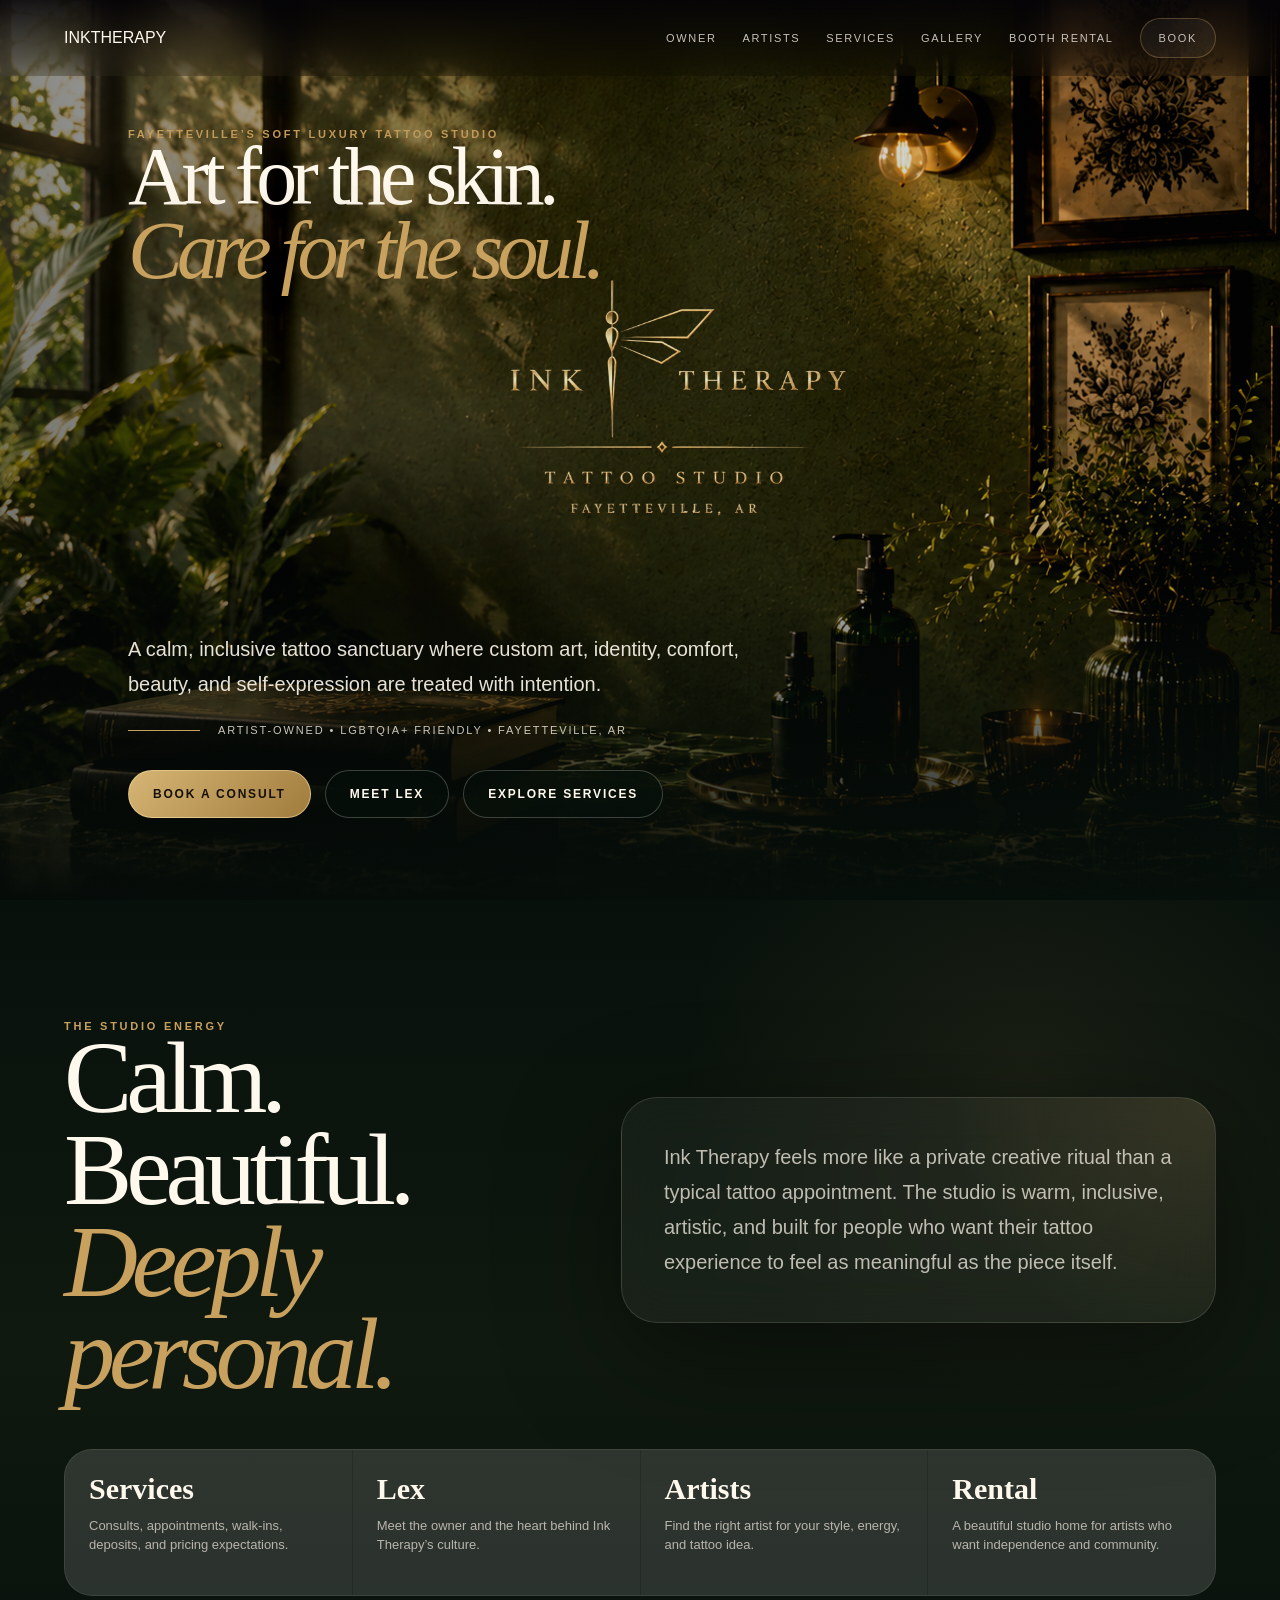
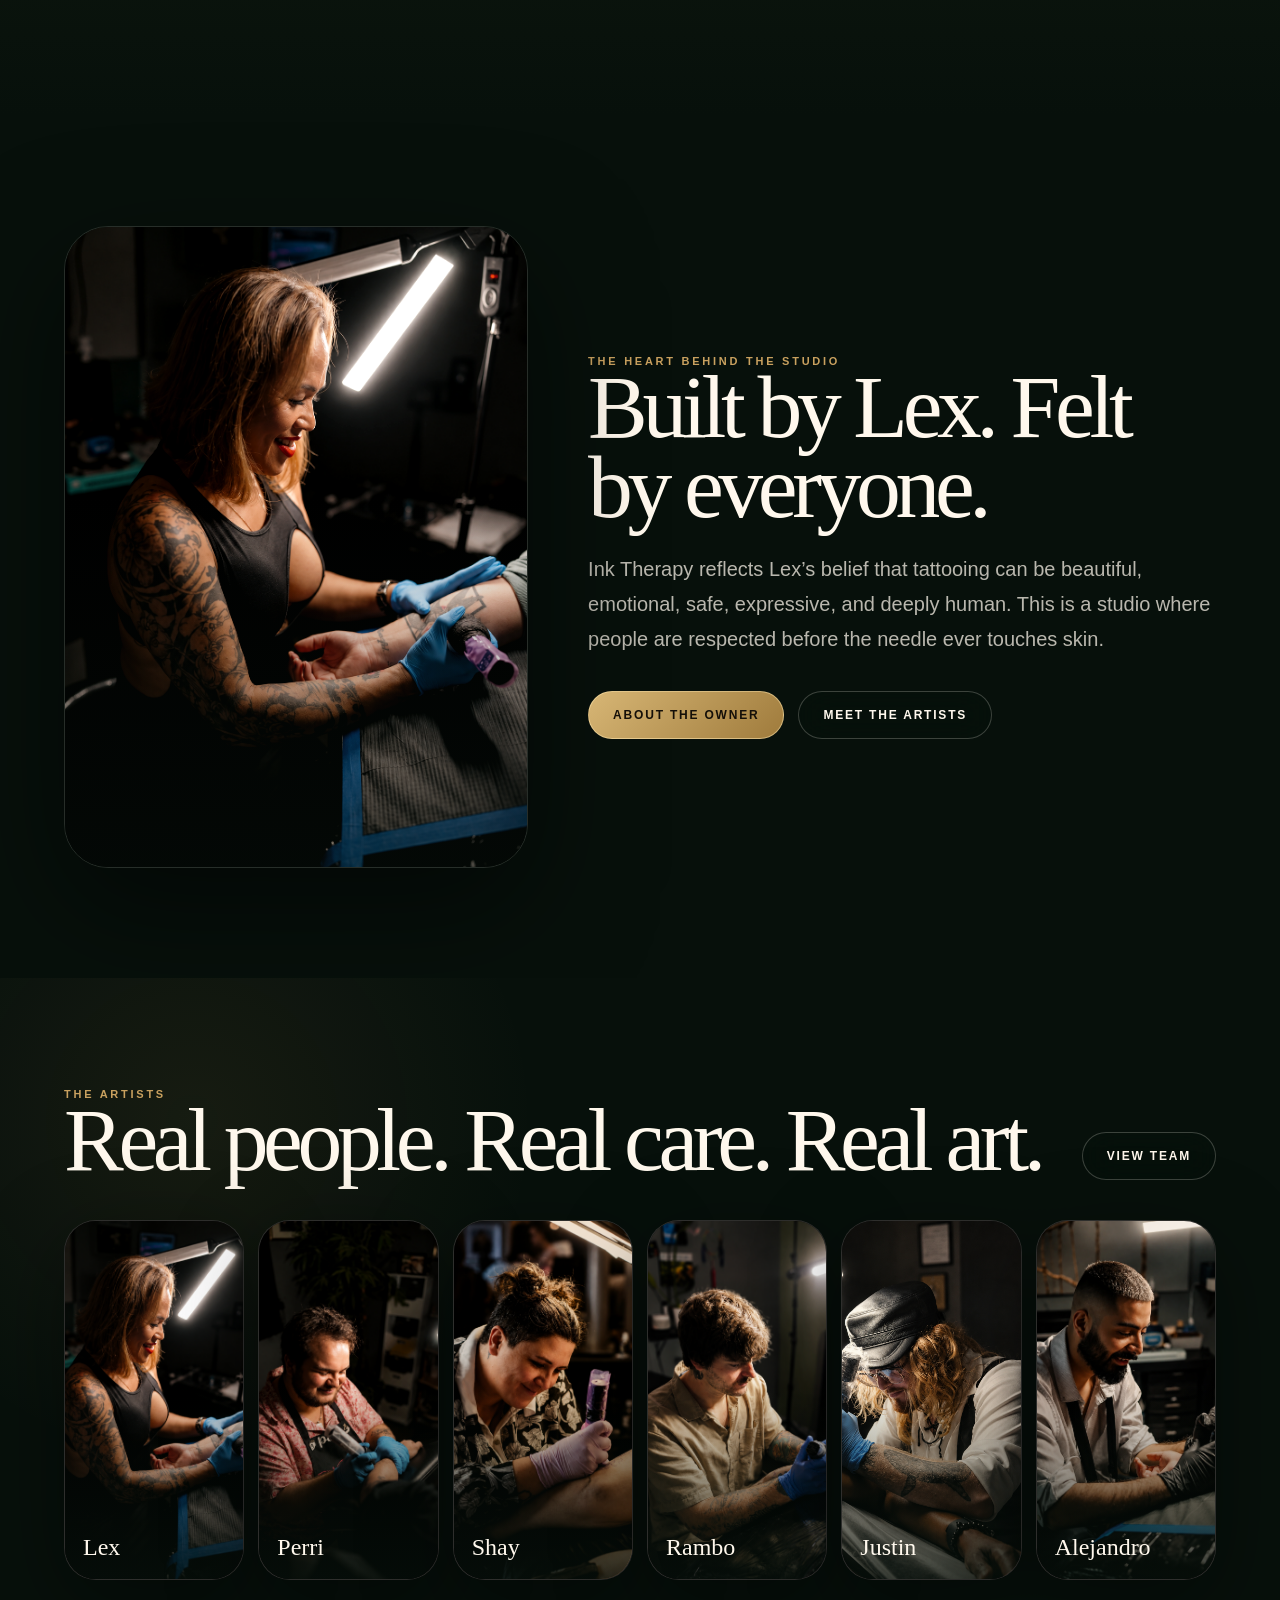
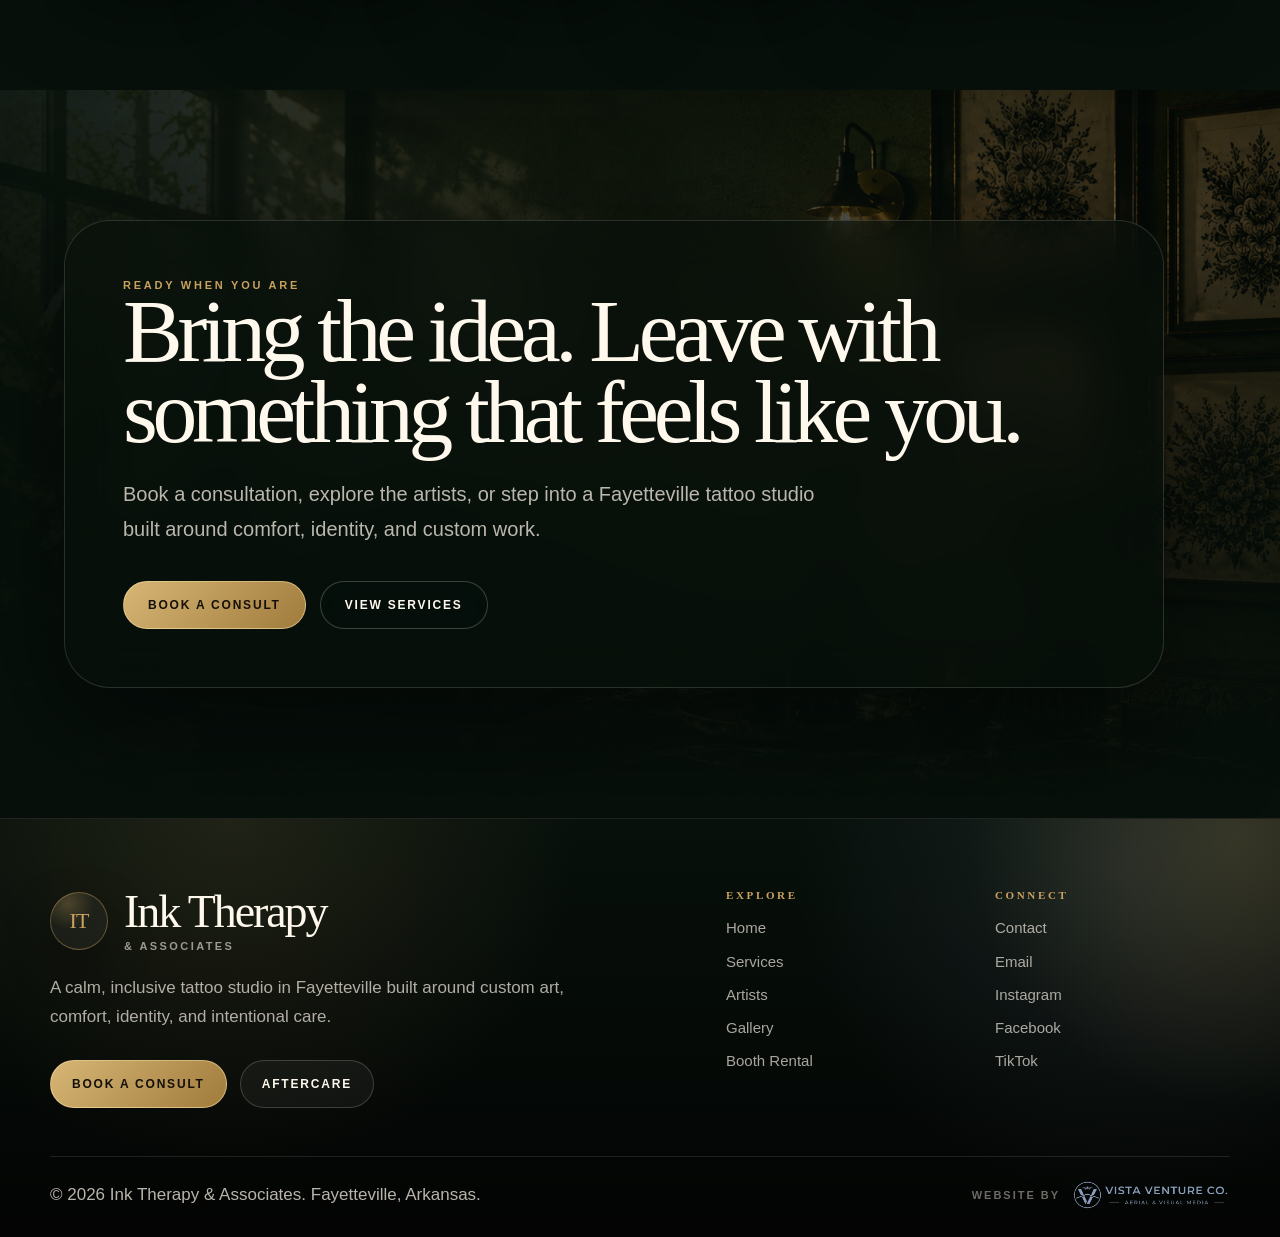
<file: index.html>
<!-- ===== PART 1 START: HEAD + GLOBAL STYLE ===== -->
<!DOCTYPE html>
<html lang="en">
<head>
<meta charset="UTF-8" />
<meta name="viewport" content="width=device-width, initial-scale=1.0" />

<title>Ink Therapy | Fayetteville Tattoo Sanctuary</title>
<meta name="description" content="Ink Therapy is a calm, inclusive, artist-owned tattoo studio in Fayetteville, Arkansas built around custom art, comfort, identity, healing, and self-expression." />

<link rel="stylesheet" href="css/nav.css" />

<style>
*{margin:0;padding:0;box-sizing:border-box}
html{scroll-behavior:smooth}

body{
  font-family:Inter,Arial,sans-serif;
  background:#07100b;
  color:#fff8ed;
  overflow-x:hidden;
}

a{text-decoration:none;color:inherit}
img{display:block;max-width:100%}

:root{
  --green:#07100b;
  --deep:#030403;
  --cream:#fff8ed;
  --muted:rgba(255,248,237,.72);
  --gold:#c9a15f;
  --line:rgba(255,248,237,.16);
}

.noise{
  position:fixed;
  inset:0;
  z-index:9999;
  pointer-events:none;
  opacity:.07;
  background-image:url("https://grainy-gradients.vercel.app/noise.svg");
}

.eyebrow{
  color:var(--gold);
  text-transform:uppercase;
  letter-spacing:.25em;
  font-size:11px;
  font-weight:900;
}

h1,h2,h3{
  font-family:Georgia,serif;
  font-weight:500;
  line-height:.9;
}

p{
  color:var(--muted);
  line-height:1.75;
  font-size:17px;
}

.btn-row{
  display:flex;
  gap:14px;
  flex-wrap:wrap;
  margin-top:34px;
}

.btn{
  display:inline-flex;
  align-items:center;
  justify-content:center;
  padding:16px 24px;
  border-radius:999px;
  border:1px solid rgba(255,248,237,.22);
  background:rgba(7,16,11,.56);
  backdrop-filter:blur(18px);
  color:var(--cream);
  text-transform:uppercase;
  letter-spacing:.15em;
  font-size:12px;
  font-weight:900;
  transition:.35s ease;
}

.btn.gold{
  background:linear-gradient(135deg,#d7b675,#9f7b3c);
  color:#140f08;
  border-color:rgba(255,231,174,.5);
}

.btn:hover{
  transform:translateY(-3px);
  border-color:rgba(201,161,95,.7);
  box-shadow:0 24px 80px rgba(0,0,0,.45),0 0 45px rgba(201,161,95,.16);
}

@media(max-width:800px){
  .btn{width:100%}
}
</style>
</head>

<body>
<div class="noise"></div>

<header class="site-header">
  <a href="index.html" class="brand brand-text">INK <span>THERAPY</span></a>

  <nav class="desktop-nav">
    <a href="owner/">Owner</a>
    <a href="team/">Artists</a>
    <a href="services/">Services</a>
    <a href="gallery/">Gallery</a>
    <a href="booth-rental/">Booth Rental</a>
    <a href="contact/" class="nav-cta">Book</a>
  </nav>

  <button class="menu-btn" id="menuBtn">☰</button>
</header>

<div class="mobile-panel" id="mobilePanel">
  <a href="owner/">Owner</a>
  <a href="team/">Artists</a>
  <a href="services/">Services</a>
  <a href="gallery/">Gallery</a>
  <a href="booth-rental/">Booth Rental</a>
  <a href="contact/">Book</a>
</div>

<main>
<!-- ===== PART 1 END ===== -->

<!-- ===== PART 2 START: CINEMATIC HERO ===== -->
<section class="hero">
<style>
.hero{
  min-height:100vh;
  position:relative;
  overflow:hidden;
  background:#07100b;
}

.hero-bg{
  position:absolute;
  inset:0;
  z-index:0;
}

.hero-bg img{
  width:100%;
  height:100%;
  object-fit:cover;
  object-position:center;
  filter:saturate(1.06) contrast(1.08) brightness(.98);
  transform:scale(1.035);
  animation:slowHero 18s ease-in-out infinite alternate;
}

@keyframes slowHero{
  from{transform:scale(1.035)}
  to{transform:scale(1.105)}
}

.hero-bg::after{
  content:"";
  position:absolute;
  inset:0;
  background:
    linear-gradient(90deg,rgba(3,4,3,.44),rgba(3,4,3,.16),rgba(3,4,3,.04)),
    linear-gradient(to top,#07100b 0%,rgba(7,16,11,.22) 36%,rgba(7,16,11,.02) 100%);
}

.hero-wall-logo{
  position:absolute;
  z-index:2;
  left:52vw;
  top:45%;
  width:min(32vw,500px);
  transform:translate(-50%,-50%);
  opacity:.9;
  filter:drop-shadow(0 18px 32px rgba(0,0,0,.42));
  pointer-events:none;
}

.hero-title{
  position:absolute;
  z-index:3;
  top:128px;
  left:10vw;
  max-width:820px;
}

.hero h1{
  font-size:clamp(46px,6.4vw,96px);
  max-width:820px;
  letter-spacing:-.07em;
  text-shadow:0 32px 90px rgba(0,0,0,.85);
}

.hero h1 em{
  display:block;
  color:var(--gold);
  font-style:italic;
  white-space:nowrap;
}

.hero-lower{
  position:absolute;
  z-index:3;
  left:10vw;
  bottom:82px;
  max-width:650px;
}

.hero-copy{
  font-size:20px;
  color:rgba(255,248,237,.9);
}

.hero-signature{
  display:flex;
  align-items:center;
  gap:18px;
  margin-top:22px;
  color:rgba(255,248,237,.78);
  text-transform:uppercase;
  letter-spacing:.17em;
  font-size:11px;
}

.hero-signature::before{
  content:"";
  width:72px;
  height:1px;
  background:var(--gold);
}

@media(max-width:950px){
  .hero{
    min-height:100svh;
  }

  .hero-bg img{
    object-position:72% center;
    filter:saturate(1.05) contrast(1.05) brightness(.78);
    animation:none;
    transform:scale(1.02);
  }

  .hero-bg::after{
    background:
      linear-gradient(to bottom,rgba(7,16,11,.9) 0%,rgba(7,16,11,.48) 34%,rgba(7,16,11,.92) 100%),
      linear-gradient(90deg,rgba(7,16,11,.82),rgba(7,16,11,.2));
  }

  .hero-wall-logo{
    left:50%;
    top:48%;
    width:min(76vw,390px);
    opacity:.34;
  }

  .hero-title{
    top:142px;
    left:22px;
    right:22px;
    max-width:none;
  }

  .hero h1{
    font-size:clamp(40px,12.2vw,64px);
    max-width:100%;
    line-height:.92;
  }

  .hero h1 em{
    white-space:normal;
  }

  .hero-lower{
    left:22px;
    right:22px;
    bottom:38px;
    max-width:none;
  }

  .hero-copy{
    font-size:15px;
    line-height:1.5;
  }

  .hero-signature{
    font-size:9px;
    line-height:1.45;
    align-items:flex-start;
    gap:10px;
    letter-spacing:.13em;
  }

  .hero-signature::before{
    width:34px;
    margin-top:7px;
  }

  .hero .btn-row{
    margin-top:20px;
    gap:10px;
  }

  .hero .btn{
    width:100%;
    padding:13px 16px;
    font-size:11px;
  }
}
</style>

<div class="hero-bg">
  <img src="assets/hero-new.png" alt="Luxury green Ink Therapy tattoo studio interior">
</div>

<img class="hero-wall-logo" src="assets/logo-gold.png" alt="Ink Therapy logo">

<div class="hero-title">
  <div class="eyebrow">Fayetteville’s soft luxury tattoo studio</div>
  <h1>
    Art for the skin.
    <em>Care for the soul.</em>
  </h1>
</div>

<div class="hero-lower">
  <p class="hero-copy">
    A calm, inclusive tattoo sanctuary where custom art, identity,
    comfort, beauty, and self-expression are treated with intention.
  </p>

  <div class="hero-signature">
    Artist-owned • LGBTQIA+ friendly • Fayetteville, AR
  </div>

  <div class="btn-row">
    <a class="btn gold" href="contact/">Book a Consult</a>
    <a class="btn" href="owner/">Meet Lex</a>
    <a class="btn" href="services/">Explore Services</a>
  </div>
</div>
</section>
<!-- ===== PART 2 END ===== -->

<!-- ===== PART 3 START: HOME CONTENT ===== -->
<section class="intro">
<style>
.intro{
  padding:120px 5vw;
  background:
    radial-gradient(circle at 80% 20%,rgba(201,161,95,.08),transparent 28%),
    linear-gradient(to bottom,#07100b,#10190f 55%,#07100b);
}

.intro-grid{
  display:grid;
  grid-template-columns:.9fr 1.1fr;
  gap:70px;
  align-items:center;
}

.intro h2{
  font-size:clamp(46px,8vw,118px);
  letter-spacing:-.06em;
}

.intro h2 em{
  color:var(--gold);
  font-style:italic;
}

.intro-panel{
  padding:42px;
  border-radius:36px;
  border:1px solid rgba(255,248,237,.13);
  background:
    radial-gradient(circle at top right,rgba(201,161,95,.14),transparent 42%),
    rgba(255,255,255,.045);
  backdrop-filter:blur(22px);
  box-shadow:0 35px 120px rgba(0,0,0,.42);
}

.intro-panel p{
  font-size:20px;
}

.path-grid{
  display:grid;
  grid-template-columns:repeat(4,1fr);
  gap:1px;
  margin-top:48px;
  border:1px solid rgba(255,248,237,.12);
  border-radius:28px;
  overflow:hidden;
  background:rgba(255,255,255,.1);
}

.path-card{
  min-height:145px;
  padding:24px;
  background:rgba(255,255,255,.04);
  transition:.35s;
}

.path-card:hover{
  background:
    radial-gradient(circle at top right,rgba(201,161,95,.15),transparent 42%),
    rgba(255,255,255,.075);
}

.path-card strong{
  display:block;
  font-family:Georgia,serif;
  font-size:30px;
  line-height:1;
  margin-bottom:12px;
}

.path-card span{
  color:rgba(255,248,237,.66);
  line-height:1.5;
  font-size:13px;
}

@media(max-width:950px){
  .intro{padding:90px 22px}
  .intro-grid,.path-grid{grid-template-columns:1fr}
  .intro-panel{padding:30px}
  .path-grid{margin-top:34px;border-radius:24px}
  .path-card{min-height:112px;padding:22px}
}
</style>

<div class="intro-grid">
  <div>
    <div class="eyebrow">The studio energy</div>
    <h2>
      Calm. Beautiful.<br>
      <em>Deeply personal.</em>
    </h2>
  </div>

  <div class="intro-panel">
    <p>
      Ink Therapy feels more like a private creative ritual than a typical tattoo appointment.
      The studio is warm, inclusive, artistic, and built for people who want their tattoo
      experience to feel as meaningful as the piece itself.
    </p>
  </div>
</div>

<div class="path-grid">
  <a class="path-card" href="services/">
    <strong>Services</strong>
    <span>Consults, appointments, walk-ins, deposits, and pricing expectations.</span>
  </a>

  <a class="path-card" href="owner/">
    <strong>Lex</strong>
    <span>Meet the owner and the heart behind Ink Therapy’s culture.</span>
  </a>

  <a class="path-card" href="team/">
    <strong>Artists</strong>
    <span>Find the right artist for your style, energy, and tattoo idea.</span>
  </a>

  <a class="path-card" href="booth-rental/">
    <strong>Rental</strong>
    <span>A beautiful studio home for artists who want independence and community.</span>
  </a>
</div>
</section>

<section class="owner-preview">
<style>
.owner-preview{
  padding:110px 5vw;
  background:#07100b;
  overflow:hidden;
}

.owner-wrap{
  display:grid;
  grid-template-columns:.85fr 1.15fr;
  gap:60px;
  align-items:center;
}

.owner-photo{
  position:relative;
  border-radius:44px;
  overflow:hidden;
  border:1px solid rgba(255,248,237,.13);
  box-shadow:0 40px 120px rgba(0,0,0,.55);
}

.owner-photo img{
  width:100%;
  height:640px;
  object-fit:cover;
  filter:saturate(.95) contrast(1.04);
}

.owner-photo::after{
  content:"";
  position:absolute;
  inset:0;
  background:linear-gradient(to top,rgba(7,16,11,.5),transparent 58%);
}

.owner-copy h2{
  font-size:clamp(46px,7vw,104px);
  letter-spacing:-.06em;
}

.owner-copy p{
  max-width:720px;
  margin-top:24px;
  font-size:20px;
}

@media(max-width:950px){
  .owner-preview{padding:90px 22px}
  .owner-wrap{grid-template-columns:1fr}
  .owner-photo img{height:520px}
}
</style>

<div class="owner-wrap">
  <div class="owner-photo">
    <img src="assets/team-lex.png" alt="Lex, owner of Ink Therapy">
  </div>

  <div class="owner-copy">
    <div class="eyebrow">The heart behind the studio</div>
    <h2>Built by Lex. Felt by everyone.</h2>
    <p>
      Ink Therapy reflects Lex’s belief that tattooing can be beautiful,
      emotional, safe, expressive, and deeply human. This is a studio where
      people are respected before the needle ever touches skin.
    </p>

    <div class="btn-row">
      <a class="btn gold" href="owner/">About the Owner</a>
      <a class="btn" href="team/">Meet the Artists</a>
    </div>
  </div>
</div>
</section>
<!-- ===== PART 3 END ===== -->

<!-- ===== PART 4 START: TEAM STRIP + CTA + FOOTER + JS ===== -->
<section class="team-strip">
<style>
.team-strip{
  padding:110px 5vw;
  background:
    radial-gradient(circle at 15% 20%,rgba(201,161,95,.08),transparent 28%),
    #07100b;
}

.team-head{
  display:flex;
  justify-content:space-between;
  align-items:end;
  gap:30px;
  margin-bottom:40px;
}

.team-head h2{
  font-size:clamp(44px,7vw,100px);
  letter-spacing:-.06em;
}

.team-row{
  display:grid;
  grid-template-columns:repeat(6,1fr);
  gap:14px;
}

.artist-tile{
  position:relative;
  min-height:360px;
  border-radius:32px;
  overflow:hidden;
  border:1px solid rgba(255,248,237,.12);
  background:#111;
  box-shadow:0 25px 90px rgba(0,0,0,.42);
}

.artist-tile img{
  width:100%;
  height:100%;
  object-fit:cover;
  transition:.8s ease;
}

.artist-tile:hover img{
  transform:scale(1.08);
}

.artist-tile::after{
  content:"";
  position:absolute;
  inset:0;
  background:linear-gradient(to top,rgba(7,16,11,.78),transparent 55%);
}

.artist-tile span{
  position:absolute;
  left:18px;
  bottom:18px;
  z-index:2;
  font-family:Georgia,serif;
  font-size:24px;
}

.final-cta{
  padding:130px 5vw;
  background:
    linear-gradient(90deg,rgba(7,16,11,.94),rgba(7,16,11,.68),rgba(7,16,11,.25)),
    linear-gradient(to top,#07100b,rgba(7,16,11,.2)),
    url("assets/hero-new.png") center/cover;
}

.cta-box{
  max-width:1100px;
  padding:58px;
  border-radius:46px;
  border:1px solid rgba(255,248,237,.14);
  background:rgba(7,16,11,.62);
  backdrop-filter:blur(24px);
  box-shadow:0 40px 120px rgba(0,0,0,.55);
}

.cta-box h2{
  font-size:clamp(46px,7vw,104px);
  letter-spacing:-.06em;
}

.cta-box p{
  max-width:720px;
  margin-top:24px;
  font-size:20px;
}

.footer{
  padding:42px 5vw;
  display:flex;
  justify-content:space-between;
  gap:20px;
  flex-wrap:wrap;
  border-top:1px solid rgba(255,248,237,.08);
  color:rgba(255,248,237,.52);
  font-size:13px;
  background:#07100b;
}

.footer a{color:#fff8ed}

@media(max-width:1050px){
  .team-row{grid-template-columns:repeat(3,1fr)}
}

@media(max-width:700px){
  .team-strip,.final-cta{padding:90px 22px}
  .team-head{display:block}
  .team-row{grid-template-columns:1fr 1fr}
  .artist-tile{min-height:280px}
  .cta-box{padding:34px;border-radius:34px}
}
</style>

<div class="team-head">
  <div>
    <div class="eyebrow">The artists</div>
    <h2>Real people. Real care. Real art.</h2>
  </div>
  <a class="btn" href="team/">View Team</a>
</div>

<div class="team-row">
  <a class="artist-tile" href="owner/">
    <img src="assets/team-lex.png" alt="Lex">
    <span>Lex</span>
  </a>

  <a class="artist-tile" href="team/">
    <img src="assets/team-perri.png" alt="Perri">
    <span>Perri</span>
  </a>

  <a class="artist-tile" href="team/">
    <img src="assets/team-shay.png" alt="Shay">
    <span>Shay</span>
  </a>

  <a class="artist-tile" href="team/">
    <img src="assets/team-rambo.png" alt="Rambo">
    <span>Rambo</span>
  </a>

  <a class="artist-tile" href="team/">
    <img src="assets/team-justin.png" alt="Justin">
    <span>Justin</span>
  </a>

  <a class="artist-tile" href="team/">
    <img src="assets/team-alejandro.png" alt="Alejandro">
    <span>Alejandro</span>
  </a>
</div>
</section>

<section class="final-cta">
  <div class="cta-box">
    <div class="eyebrow">Ready when you are</div>
    <h2>Bring the idea. Leave with something that feels like you.</h2>
    <p>
      Book a consultation, explore the artists, or step into a Fayetteville tattoo
      studio built around comfort, identity, and custom work.
    </p>

    <div class="btn-row">
      <a class="btn gold" href="contact/">Book a Consult</a>
      <a class="btn" href="services/">View Services</a>
    </div>
  </div>
</section>

</main>

<div id="site-footer"></div>
<script src="components/footer.js"></script>

<script>
const menuBtn = document.getElementById("menuBtn");
const mobilePanel = document.getElementById("mobilePanel");

menuBtn.addEventListener("click", () => {
  mobilePanel.classList.toggle("active");
  menuBtn.textContent = mobilePanel.classList.contains("active") ? "×" : "☰";
});

mobilePanel.querySelectorAll("a").forEach(link => {
  link.addEventListener("click", () => {
    mobilePanel.classList.remove("active");
    menuBtn.textContent = "☰";
  });
});
</script>

</body>
</html>
<!-- ===== PART 4 END ===== -->
</file>
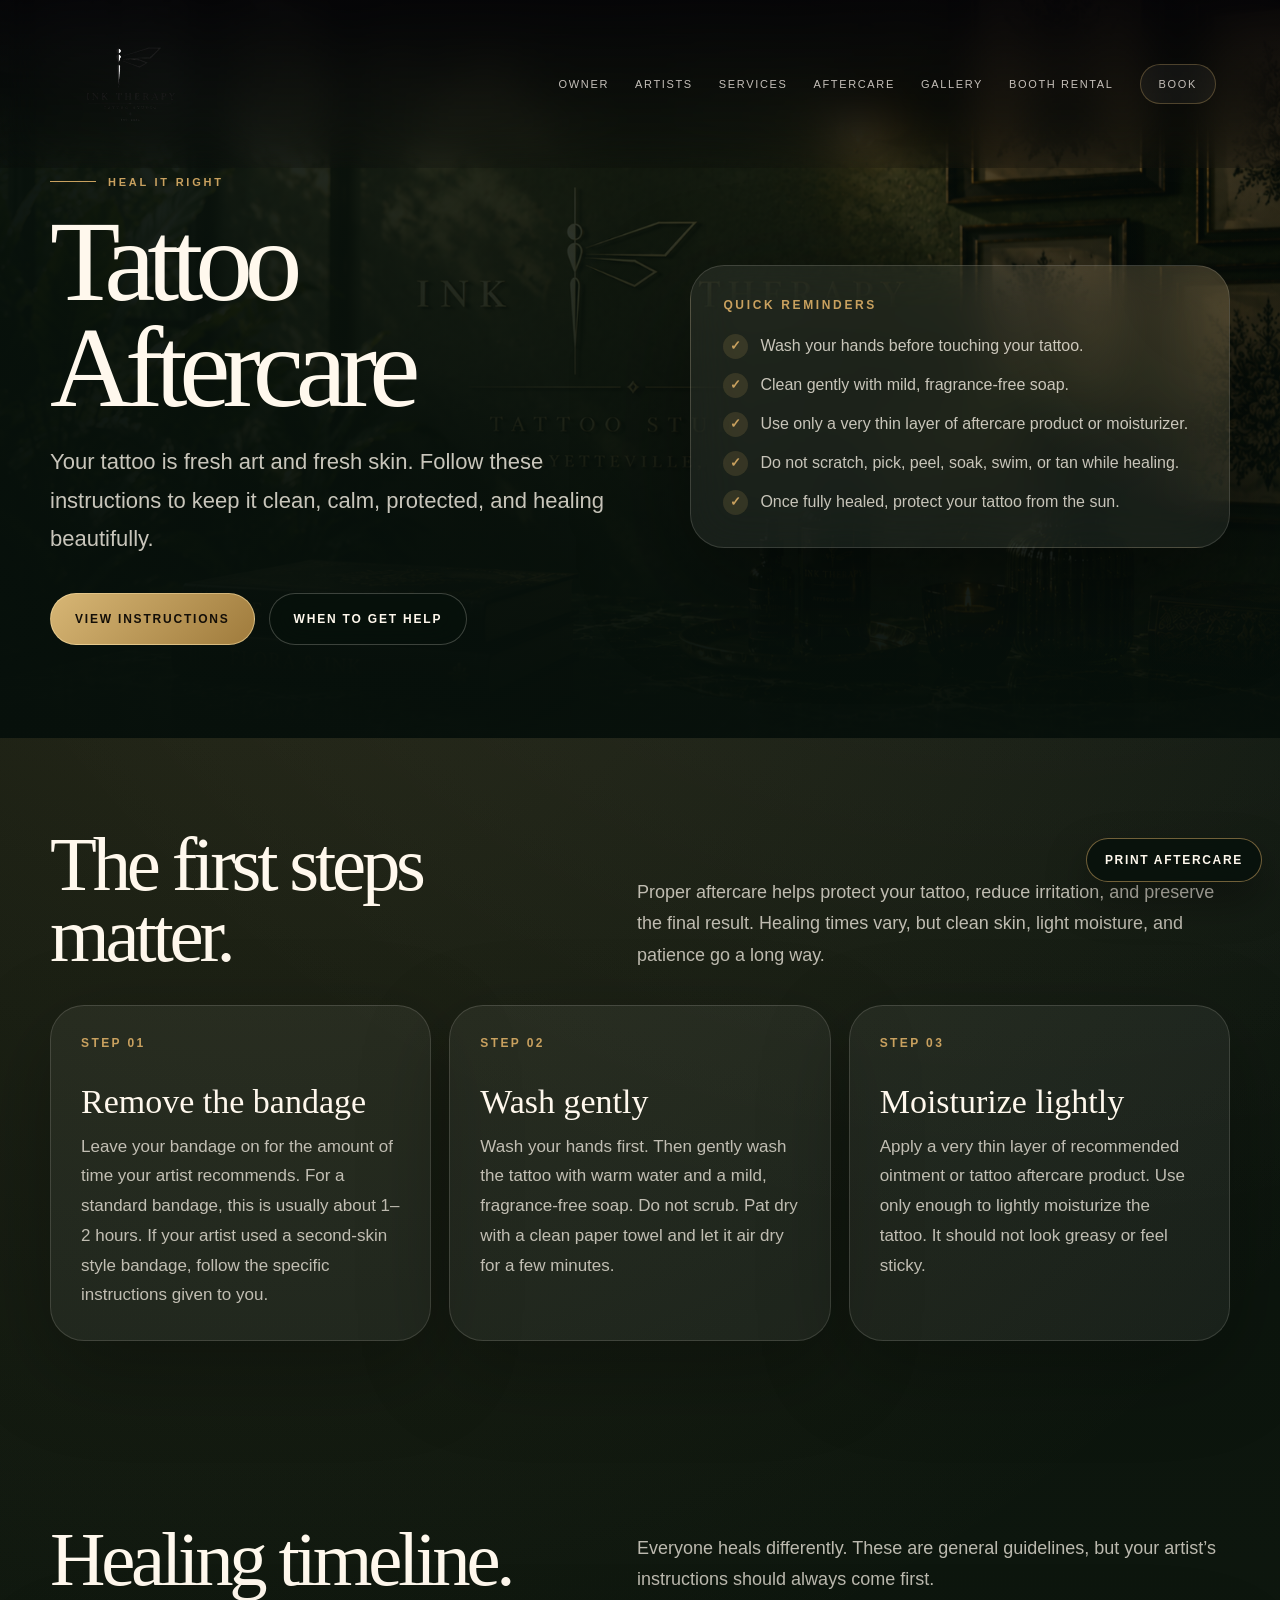
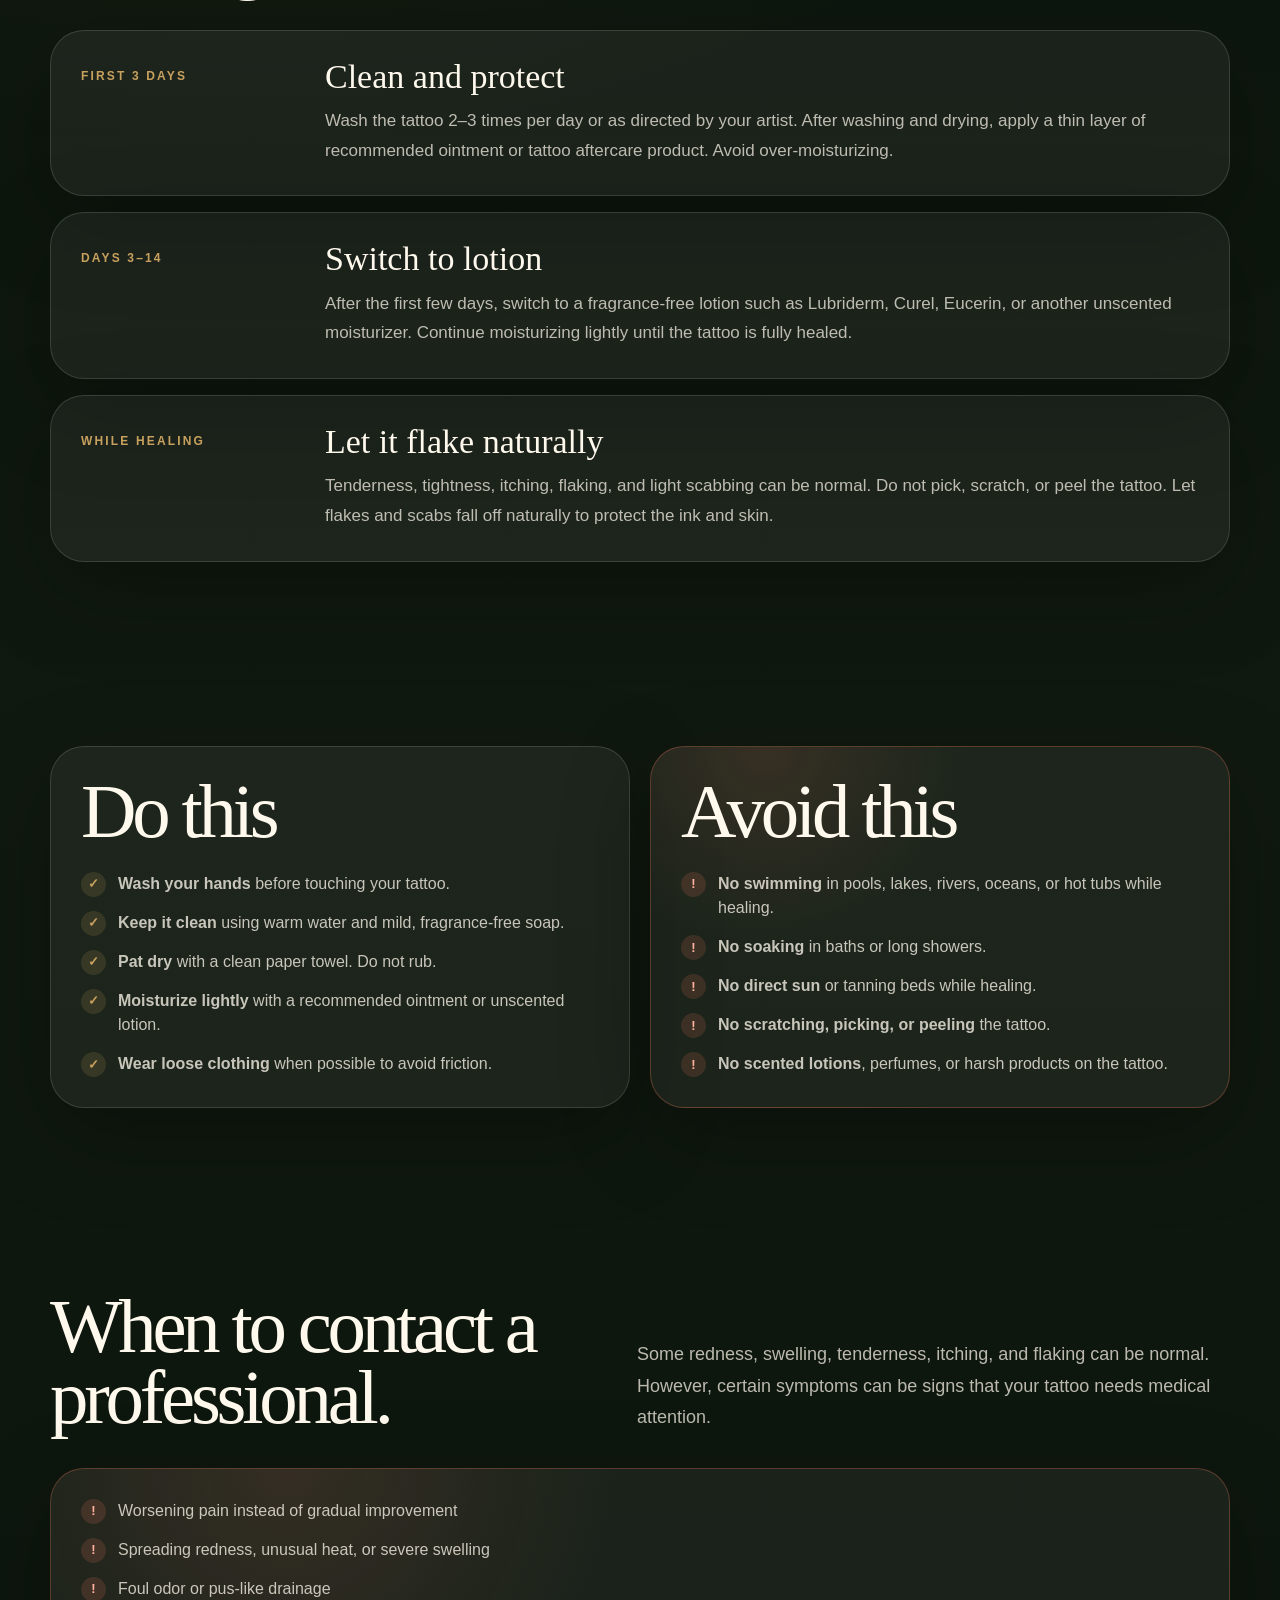
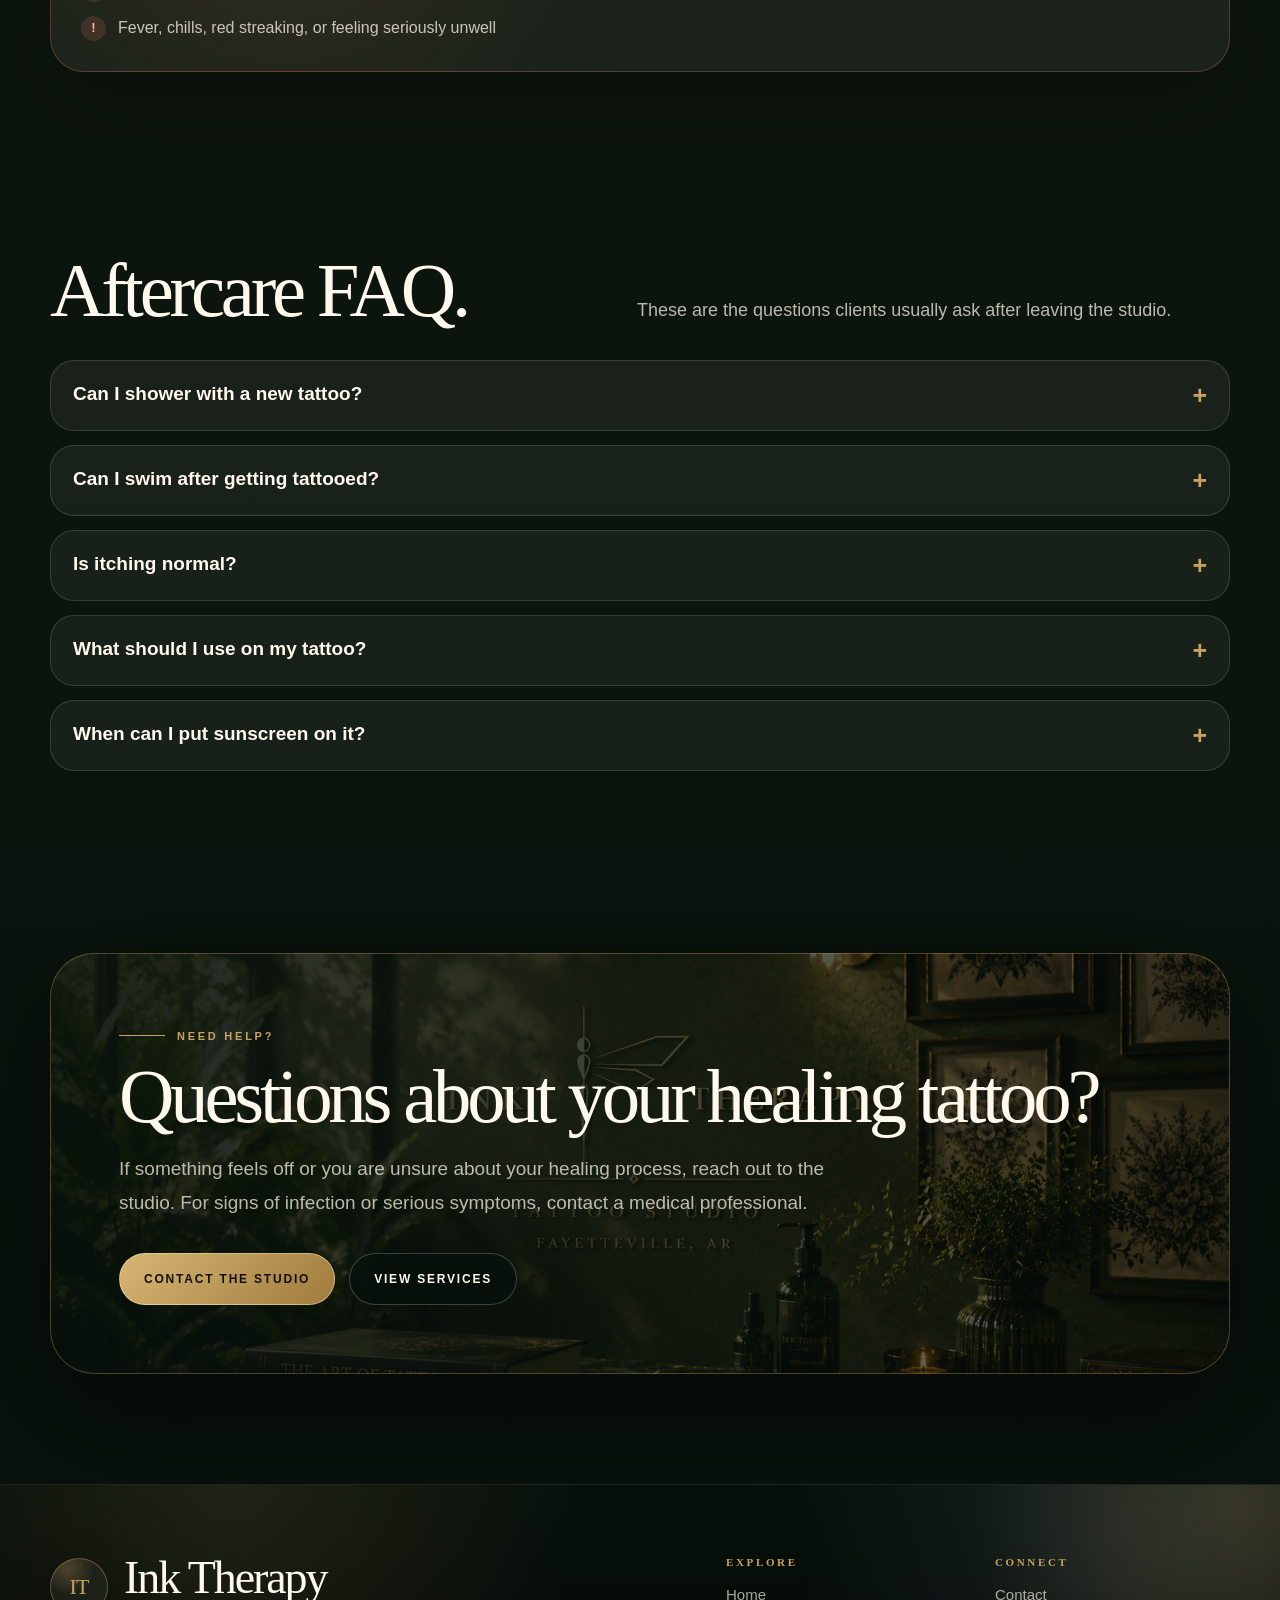
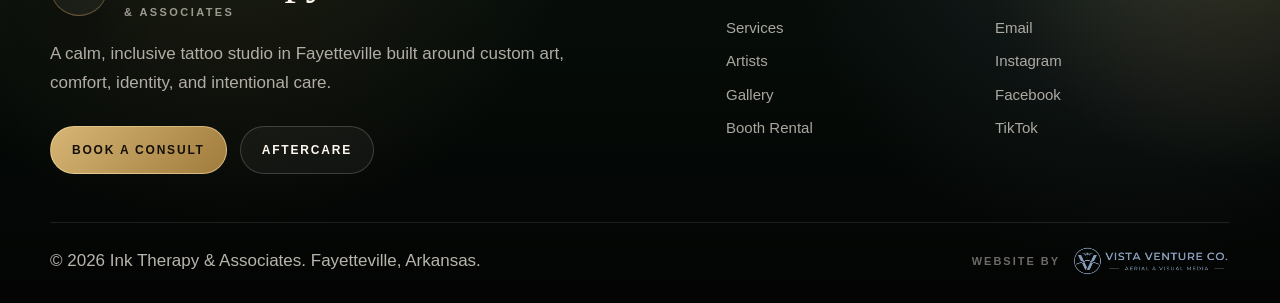
<file: aftercare/index.html>
<!DOCTYPE html>
<html lang="en">
<head>
  <meta charset="UTF-8" />
  <meta name="viewport" content="width=device-width, initial-scale=1.0" />
  <title>Tattoo Aftercare | Ink Therapy & Associates</title>
  <meta name="description" content="Tattoo aftercare instructions from Ink Therapy & Associates. Learn how to clean, moisturize, protect, and heal your tattoo properly." />
  <link rel="stylesheet" href="../css/nav.css" />

  <style>
    :root{
      --bg:#07100b;
      --deep:#030403;
      --text:#fff8ed;
      --muted:rgba(255,248,237,.72);
      --gold:#c9a15f;
      --gold-soft:rgba(201,161,95,.16);
      --line:rgba(255,248,237,.14);
      --card:rgba(255,255,255,.055);
      --danger:#d66f56;
      --radius:34px;
      --max:1180px;
    }

    *{box-sizing:border-box;margin:0;padding:0}
    html{scroll-behavior:smooth}
    body{
      font-family:Inter,Arial,sans-serif;
      background:
        radial-gradient(circle at 20% 8%,rgba(201,161,95,.16),transparent 28%),
        radial-gradient(circle at 80% 0%,rgba(255,255,255,.07),transparent 24%),
        linear-gradient(180deg,#07100b 0%,#10190f 46%,#07100b 100%);
      color:var(--text);
      overflow-x:hidden;
    }

    body::before{
      content:"";
      position:fixed;
      inset:0;
      z-index:-1;
      pointer-events:none;
      opacity:.07;
      background-image:url("https://grainy-gradients.vercel.app/noise.svg");
    }

    a{text-decoration:none;color:inherit}
    img{display:block;max-width:100%}
    .container{width:min(var(--max),calc(100% - 36px));margin:0 auto}

    .site-header .brand img{width:132px;height:auto;object-fit:contain}

    .eyebrow{
      display:inline-flex;
      align-items:center;
      gap:12px;
      color:var(--gold);
      font-size:11px;
      font-weight:900;
      letter-spacing:.25em;
      text-transform:uppercase;
      margin-bottom:20px;
    }

    .eyebrow::before{content:"";width:46px;height:1px;background:var(--gold)}
    h1,h2,h3{font-family:Georgia,serif;font-weight:500;line-height:.92}
    h1{font-size:clamp(56px,9vw,122px);letter-spacing:-.07em;max-width:900px}
    h2{font-size:clamp(38px,6vw,82px);letter-spacing:-.055em}
    h3{font-size:clamp(24px,3vw,34px)}
    p{color:var(--muted);line-height:1.75;font-size:17px}

    .hero{
      position:relative;
      min-height:82vh;
      display:grid;
      place-items:center;
      padding:155px 0 80px;
      overflow:hidden;
      background:#07100b;
    }

    .hero::before{
      content:"";
      position:absolute;
      inset:0;
      background:
        linear-gradient(90deg,rgba(7,16,11,.96),rgba(7,16,11,.7),rgba(7,16,11,.32)),
        linear-gradient(to top,#07100b,rgba(7,16,11,.15)),
        url("../assets/hero-background.png") center/cover;
      transform:scale(1.04);
      z-index:0;
    }

    .hero-grid{position:relative;z-index:2;display:grid;grid-template-columns:1.05fr .95fr;gap:44px;align-items:center}
    .hero p{max-width:680px;margin-top:24px;font-size:clamp(18px,2vw,22px);color:rgba(255,248,237,.78)}

    .btn-row{display:flex;gap:14px;flex-wrap:wrap;margin-top:34px}
    .btn{
      display:inline-flex;align-items:center;justify-content:center;
      min-height:52px;padding:0 24px;border-radius:999px;
      border:1px solid rgba(255,248,237,.22);
      background:rgba(7,16,11,.56);
      backdrop-filter:blur(18px);
      color:var(--text);
      text-transform:uppercase;
      letter-spacing:.15em;
      font-size:12px;
      font-weight:900;
      transition:.3s ease;
    }
    .btn:hover{transform:translateY(-3px);border-color:rgba(201,161,95,.7)}
    .btn.gold{background:linear-gradient(135deg,#d7b675,#9f7b3c);color:#140f08;border-color:rgba(255,231,174,.5)}

    .quick-card{
      border:1px solid var(--line);
      border-radius:var(--radius);
      padding:32px;
      background:radial-gradient(circle at top right,rgba(201,161,95,.18),transparent 42%),rgba(255,255,255,.06);
      backdrop-filter:blur(24px);
      box-shadow:0 35px 110px rgba(0,0,0,.45);
    }

    .quick-title{color:var(--gold);text-transform:uppercase;letter-spacing:.22em;font-size:12px;font-weight:900;margin-bottom:22px}
    .clean-list{list-style:none;display:grid;gap:14px}
    .clean-list li{display:flex;gap:12px;color:rgba(255,248,237,.76);line-height:1.55}
    .check{width:25px;height:25px;flex:0 0 25px;border-radius:50%;display:grid;place-items:center;background:var(--gold-soft);color:var(--gold);font-weight:900;font-size:13px}

    section.content-section{padding:92px 0}
    .section-head{display:grid;grid-template-columns:1fr 1.08fr;gap:38px;align-items:end;margin-bottom:34px}
    .section-head p{font-size:18px}

    .steps{display:grid;grid-template-columns:repeat(3,1fr);gap:18px}
    .card{
      border:1px solid var(--line);
      border-radius:var(--radius);
      padding:30px;
      background:var(--card);
      box-shadow:0 28px 90px rgba(0,0,0,.28);
    }
    .card .number{color:var(--gold);font-size:12px;font-weight:900;letter-spacing:.2em;text-transform:uppercase;margin-bottom:36px}
    .card h3{margin-bottom:14px}

    .timeline{display:grid;gap:16px}
    .timeline-item{display:grid;grid-template-columns:220px 1fr;gap:24px;align-items:start}
    .timeline-time{color:var(--gold);font-size:12px;font-weight:900;letter-spacing:.18em;text-transform:uppercase;padding-top:8px}

    .split{display:grid;grid-template-columns:1fr 1fr;gap:20px}
    .warning{border-color:rgba(214,111,86,.34);background:radial-gradient(circle at 20% 0%,rgba(214,111,86,.14),transparent 34%),rgba(255,255,255,.055)}
    .warning .check{color:#ffb29f;background:rgba(214,111,86,.18)}

    details{border:1px solid var(--line);border-radius:24px;padding:22px;background:rgba(255,255,255,.055)}
    details + details{margin-top:14px}
    summary{cursor:pointer;list-style:none;font-size:19px;font-weight:900;display:flex;justify-content:space-between;gap:18px}
    summary::-webkit-details-marker{display:none}
    summary::after{content:"+";color:var(--gold);font-size:25px;line-height:1}
    details[open] summary::after{content:"–"}
    details p{margin-top:16px;max-width:920px}

    .cta-section{padding:90px 0 110px}
    .cta-box{
      border:1px solid rgba(201,161,95,.34);
      border-radius:44px;
      padding:clamp(34px,6vw,68px);
      background:
        linear-gradient(90deg,rgba(7,16,11,.92),rgba(7,16,11,.58)),
        url("../assets/hero-background.png") center/cover;
      box-shadow:0 38px 120px rgba(0,0,0,.5);
    }
    .cta-box p{max-width:720px;margin-top:20px;font-size:19px}

    .print-button{
      position:fixed;right:18px;bottom:18px;z-index:50;
      border:1px solid rgba(201,161,95,.55);
      background:rgba(7,16,11,.82);
      backdrop-filter:blur(12px);
      color:var(--text);
      border-radius:999px;
      padding:14px 18px;
      font-size:12px;
      font-weight:900;
      letter-spacing:.14em;
      text-transform:uppercase;
      cursor:pointer;
      box-shadow:0 18px 40px rgba(0,0,0,.35);
    }

    @media(max-width:920px){
      .hero{min-height:auto;padding:135px 0 70px}
      .hero-grid,.section-head,.split,.steps,.timeline-item{grid-template-columns:1fr}
      .btn{width:100%}
    }

    @media(max-width:560px){
      .container{width:min(100% - 26px,var(--max))}
      .quick-card,.card{padding:24px}
      .print-button{left:14px;right:14px}
    }

    @media print{
      .site-header,.btn-row,.cta-section,#site-footer,.print-button{display:none!important}
      body{background:#fff;color:#111}
      body::before,.hero::before{display:none}
      .hero{min-height:auto;padding:25px 0;background:#fff}
      .hero-grid,.section-head,.split,.steps,.timeline-item{display:block}
      p,li,.hero p{color:#222}
      .quick-card,.card,details{box-shadow:none;background:#fff;border:1px solid #ccc;break-inside:avoid}
      section.content-section{padding:18px 0}
    }
  </style>
</head>

<body>
  <header class="site-header">
    <a href="../index.html" class="brand">
      <img src="../assets/logo-white.png" alt="Ink Therapy logo">
    </a>

    <nav class="desktop-nav">
      <a href="../owner/">Owner</a>
      <a href="../team/">Artists</a>
      <a href="../services/">Services</a>
      <a href="../aftercare/">Aftercare</a>
      <a href="../gallery/">Gallery</a>
      <a href="../booth-rental/">Booth Rental</a>
      <a href="../contact/" class="nav-cta">Book</a>
    </nav>

    <button class="menu-btn" id="menuBtn">☰</button>
  </header>

  <div class="mobile-panel" id="mobilePanel">
    <a href="../owner/">Owner</a>
    <a href="../team/">Artists</a>
    <a href="../services/">Services</a>
    <a href="../aftercare/">Aftercare</a>
    <a href="../gallery/">Gallery</a>
    <a href="../booth-rental/">Booth Rental</a>
    <a href="../contact/">Book</a>
  </div>

  <main>
    <section class="hero">
      <div class="container hero-grid">
        <div>
          <div class="eyebrow">Heal it right</div>
          <h1>Tattoo Aftercare</h1>
          <p>Your tattoo is fresh art and fresh skin. Follow these instructions to keep it clean, calm, protected, and healing beautifully.</p>
          <div class="btn-row">
            <a class="btn gold" href="#instructions">View Instructions</a>
            <a class="btn" href="#warning-signs">When to Get Help</a>
          </div>
        </div>

        <aside class="quick-card" aria-label="Quick aftercare reminders">
          <div class="quick-title">Quick Reminders</div>
          <ul class="clean-list">
            <li><span class="check">✓</span><span>Wash your hands before touching your tattoo.</span></li>
            <li><span class="check">✓</span><span>Clean gently with mild, fragrance-free soap.</span></li>
            <li><span class="check">✓</span><span>Use only a very thin layer of aftercare product or moisturizer.</span></li>
            <li><span class="check">✓</span><span>Do not scratch, pick, peel, soak, swim, or tan while healing.</span></li>
            <li><span class="check">✓</span><span>Once fully healed, protect your tattoo from the sun.</span></li>
          </ul>
        </aside>
      </div>
    </section>

    <section id="instructions" class="content-section">
      <div class="container">
        <div class="section-head">
          <h2>The first steps matter.</h2>
          <p>Proper aftercare helps protect your tattoo, reduce irritation, and preserve the final result. Healing times vary, but clean skin, light moisture, and patience go a long way.</p>
        </div>

        <div class="steps">
          <article class="card">
            <div class="number">Step 01</div>
            <h3>Remove the bandage</h3>
            <p>Leave your bandage on for the amount of time your artist recommends. For a standard bandage, this is usually about 1–2 hours. If your artist used a second-skin style bandage, follow the specific instructions given to you.</p>
          </article>

          <article class="card">
            <div class="number">Step 02</div>
            <h3>Wash gently</h3>
            <p>Wash your hands first. Then gently wash the tattoo with warm water and a mild, fragrance-free soap. Do not scrub. Pat dry with a clean paper towel and let it air dry for a few minutes.</p>
          </article>

          <article class="card">
            <div class="number">Step 03</div>
            <h3>Moisturize lightly</h3>
            <p>Apply a very thin layer of recommended ointment or tattoo aftercare product. Use only enough to lightly moisturize the tattoo. It should not look greasy or feel sticky.</p>
          </article>
        </div>
      </div>
    </section>

    <section class="content-section">
      <div class="container">
        <div class="section-head">
          <h2>Healing timeline.</h2>
          <p>Everyone heals differently. These are general guidelines, but your artist’s instructions should always come first.</p>
        </div>

        <div class="timeline">
          <article class="card timeline-item">
            <div class="timeline-time">First 3 Days</div>
            <div>
              <h3>Clean and protect</h3>
              <p>Wash the tattoo 2–3 times per day or as directed by your artist. After washing and drying, apply a thin layer of recommended ointment or tattoo aftercare product. Avoid over-moisturizing.</p>
            </div>
          </article>

          <article class="card timeline-item">
            <div class="timeline-time">Days 3–14</div>
            <div>
              <h3>Switch to lotion</h3>
              <p>After the first few days, switch to a fragrance-free lotion such as Lubriderm, Curel, Eucerin, or another unscented moisturizer. Continue moisturizing lightly until the tattoo is fully healed.</p>
            </div>
          </article>

          <article class="card timeline-item">
            <div class="timeline-time">While Healing</div>
            <div>
              <h3>Let it flake naturally</h3>
              <p>Tenderness, tightness, itching, flaking, and light scabbing can be normal. Do not pick, scratch, or peel the tattoo. Let flakes and scabs fall off naturally to protect the ink and skin.</p>
            </div>
          </article>
        </div>
      </div>
    </section>

    <section class="content-section">
      <div class="container split">
        <article class="card">
          <h2>Do this</h2>
          <ul class="clean-list" style="margin-top:24px">
            <li><span class="check">✓</span><span><strong>Wash your hands</strong> before touching your tattoo.</span></li>
            <li><span class="check">✓</span><span><strong>Keep it clean</strong> using warm water and mild, fragrance-free soap.</span></li>
            <li><span class="check">✓</span><span><strong>Pat dry</strong> with a clean paper towel. Do not rub.</span></li>
            <li><span class="check">✓</span><span><strong>Moisturize lightly</strong> with a recommended ointment or unscented lotion.</span></li>
            <li><span class="check">✓</span><span><strong>Wear loose clothing</strong> when possible to avoid friction.</span></li>
          </ul>
        </article>

        <article class="card warning">
          <h2>Avoid this</h2>
          <ul class="clean-list" style="margin-top:24px">
            <li><span class="check">!</span><span><strong>No swimming</strong> in pools, lakes, rivers, oceans, or hot tubs while healing.</span></li>
            <li><span class="check">!</span><span><strong>No soaking</strong> in baths or long showers.</span></li>
            <li><span class="check">!</span><span><strong>No direct sun</strong> or tanning beds while healing.</span></li>
            <li><span class="check">!</span><span><strong>No scratching, picking, or peeling</strong> the tattoo.</span></li>
            <li><span class="check">!</span><span><strong>No scented lotions</strong>, perfumes, or harsh products on the tattoo.</span></li>
          </ul>
        </article>
      </div>
    </section>

    <section id="warning-signs" class="content-section">
      <div class="container">
        <div class="section-head">
          <h2>When to contact a professional.</h2>
          <p>Some redness, swelling, tenderness, itching, and flaking can be normal. However, certain symptoms can be signs that your tattoo needs medical attention.</p>
        </div>

        <div class="card warning">
          <ul class="clean-list">
            <li><span class="check">!</span><span>Worsening pain instead of gradual improvement</span></li>
            <li><span class="check">!</span><span>Spreading redness, unusual heat, or severe swelling</span></li>
            <li><span class="check">!</span><span>Foul odor or pus-like drainage</span></li>
            <li><span class="check">!</span><span>Fever, chills, red streaking, or feeling seriously unwell</span></li>
          </ul>
        </div>
      </div>
    </section>

    <section class="content-section">
      <div class="container">
        <div class="section-head">
          <h2>Aftercare FAQ.</h2>
          <p>These are the questions clients usually ask after leaving the studio.</p>
        </div>

        <details>
          <summary>Can I shower with a new tattoo?</summary>
          <p>Yes. Short showers are fine. Avoid soaking the tattoo and avoid long, hot showers. Gently wash, rinse, pat dry, and moisturize lightly after it dries.</p>
        </details>
        <details>
          <summary>Can I swim after getting tattooed?</summary>
          <p>Do not swim while your tattoo is healing. Avoid pools, lakes, rivers, oceans, hot tubs, baths, and saunas for at least two weeks or until fully healed.</p>
        </details>
        <details>
          <summary>Is itching normal?</summary>
          <p>Yes. Itching is common during healing. Do not scratch or pick. Lightly moisturize if the tattoo feels dry or tight.</p>
        </details>
        <details>
          <summary>What should I use on my tattoo?</summary>
          <p>Use the product recommended by your artist. In general, use a mild fragrance-free soap and a fragrance-free moisturizer. Avoid scented products until the tattoo is fully healed.</p>
        </details>
        <details>
          <summary>When can I put sunscreen on it?</summary>
          <p>Do not put sunscreen on a tattoo that is still healing. Once fully healed, use sunscreen when your tattoo will be exposed to the sun to help protect it from fading.</p>
        </details>
      </div>
    </section>

    <section class="cta-section">
      <div class="container">
        <div class="cta-box">
          <div class="eyebrow">Need help?</div>
          <h2>Questions about your healing tattoo?</h2>
          <p>If something feels off or you are unsure about your healing process, reach out to the studio. For signs of infection or serious symptoms, contact a medical professional.</p>
          <div class="btn-row">
            <a class="btn gold" href="../contact/">Contact the Studio</a>
            <a class="btn" href="../services/">View Services</a>
          </div>
        </div>
      </div>
    </section>
  </main>

  <button class="print-button" onclick="window.print()">Print Aftercare</button>

  <div id="site-footer"></div>
  <script src="../components/footer.js"></script>

  <script>
    const menuBtn = document.getElementById("menuBtn");
    const mobilePanel = document.getElementById("mobilePanel");

    if (menuBtn && mobilePanel) {
      menuBtn.addEventListener("click", () => {
        mobilePanel.classList.toggle("active");
        menuBtn.textContent = mobilePanel.classList.contains("active") ? "×" : "☰";
      });

      mobilePanel.querySelectorAll("a").forEach(link => {
        link.addEventListener("click", () => {
          mobilePanel.classList.remove("active");
          menuBtn.textContent = "☰";
        });
      });
    }

    const cards = document.querySelectorAll(".card, .quick-card, details");
    const observer = new IntersectionObserver(entries => {
      entries.forEach(entry => {
        if (entry.isIntersecting) {
          entry.target.animate(
            [{ opacity: 0, transform: "translateY(22px)" }, { opacity: 1, transform: "translateY(0)" }],
            { duration: 650, easing: "cubic-bezier(.2,.8,.2,1)", fill: "forwards" }
          );
          observer.unobserve(entry.target);
        }
      });
    }, { threshold: .12 });

    cards.forEach(card => {
      card.style.opacity = "0";
      observer.observe(card);
    });
  </script>
</body>
</html>
</file>
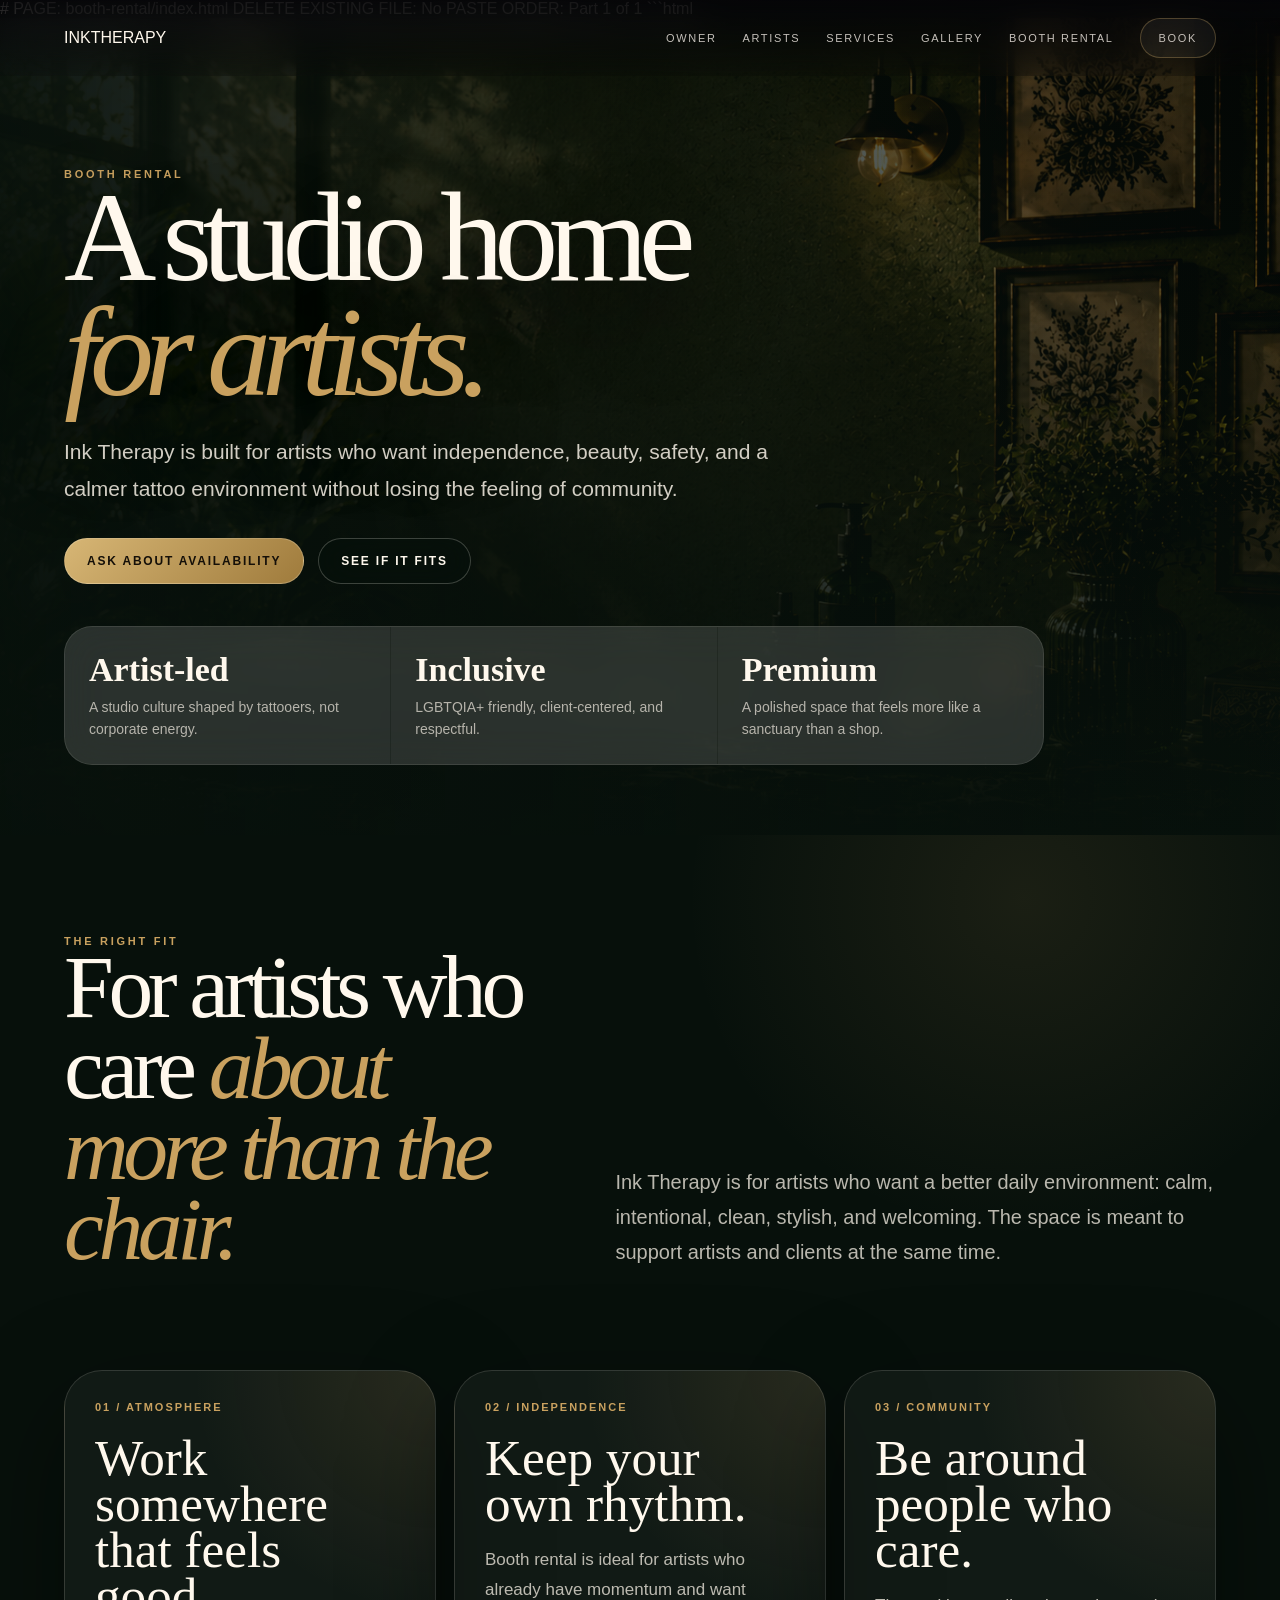
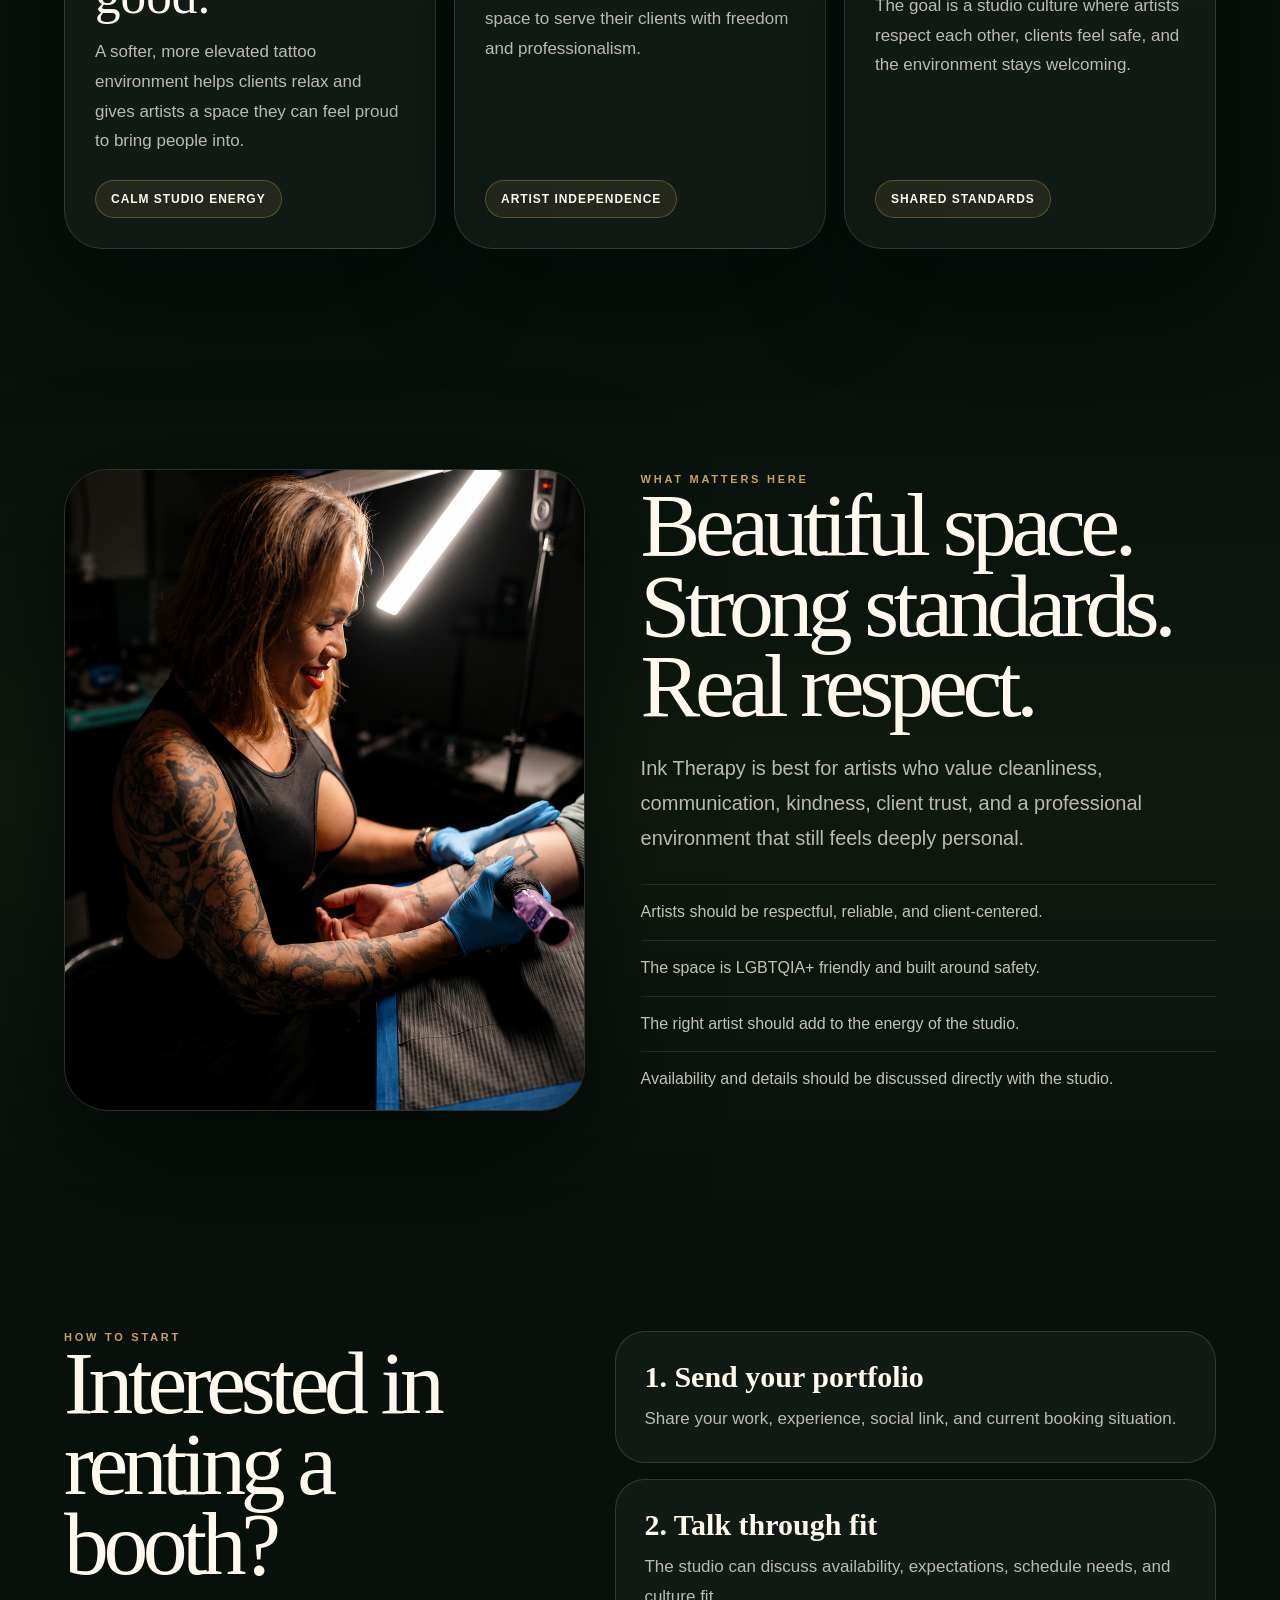
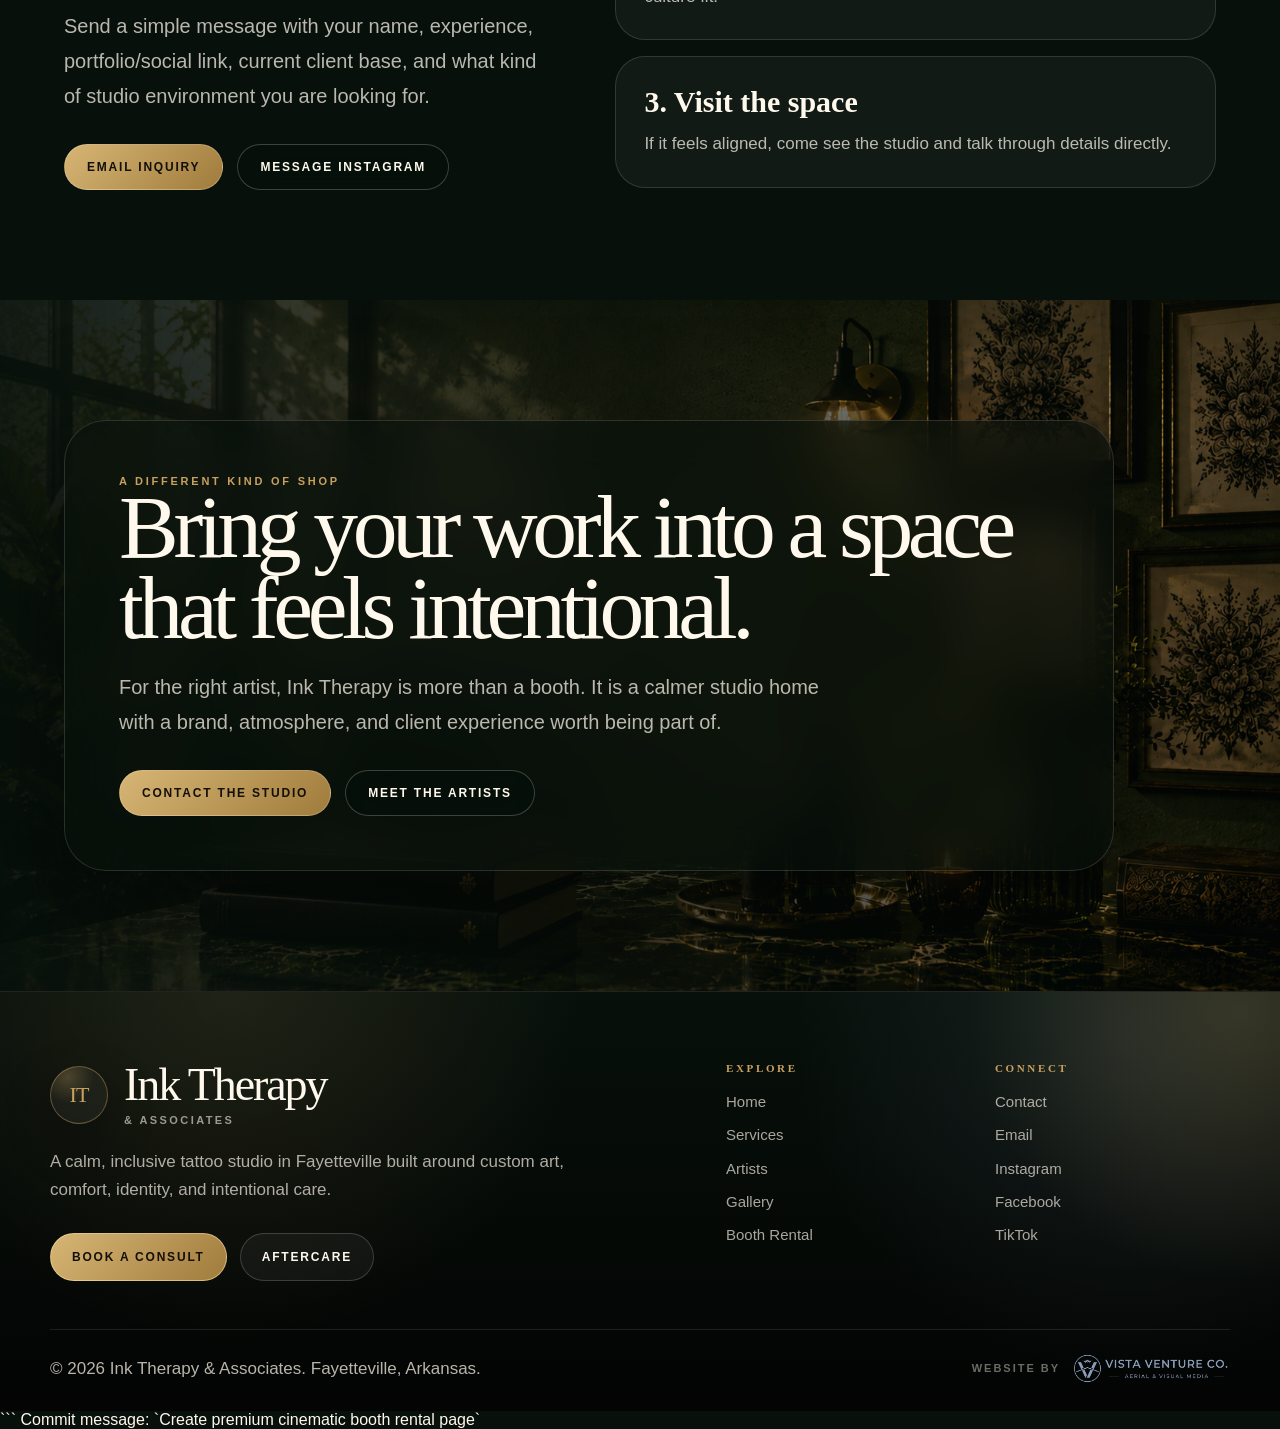
<file: booth-rental/index.html>
# PAGE: booth-rental/index.html

DELETE EXISTING FILE: No
PASTE ORDER:
Part 1 of 1

```html
<!DOCTYPE html>
<html lang="en">
<head>
<meta charset="UTF-8" />
<meta name="viewport" content="width=device-width, initial-scale=1.0" />
<title>Booth Rental | Ink Therapy</title>
<meta name="description" content="Booth rental opportunities for tattoo artists at Ink Therapy, a calm, inclusive tattoo studio in Fayetteville, Arkansas." />
<link rel="stylesheet" href="../css/nav.css" />
<style>
*{margin:0;padding:0;box-sizing:border-box}
html{scroll-behavior:smooth}
body{
  font-family:Inter,Arial,sans-serif;
  background:#07100b;
  color:#fff8ed;
  overflow-x:hidden;
}

a{text-decoration:none;color:inherit}
img{display:block;max-width:100%}

:root{
  --cream:#fff8ed;
  --gold:#c9a15f;
  --muted:rgba(255,248,237,.72);
  --line:rgba(255,248,237,.14);
}

.noise{
  position:fixed;
  inset:0;
  z-index:9999;
  pointer-events:none;
  opacity:.07;
  background-image:url("https://grainy-gradients.vercel.app/noise.svg");
}

.eyebrow{
  color:var(--gold);
  text-transform:uppercase;
  letter-spacing:.25em;
  font-size:11px;
  font-weight:900;
}

h1,h2,h3{
  font-family:Georgia,serif;
  font-weight:500;
  line-height:.9;
}

p{
  color:var(--muted);
  line-height:1.75;
  font-size:17px;
}

.btn-row{
  display:flex;
  gap:14px;
  flex-wrap:wrap;
  margin-top:30px;
}

.btn{
  display:inline-flex;
  align-items:center;
  justify-content:center;
  padding:15px 22px;
  border-radius:999px;
  border:1px solid rgba(255,248,237,.22);
  background:rgba(7,16,11,.56);
  backdrop-filter:blur(18px);
  color:var(--cream);
  text-transform:uppercase;
  letter-spacing:.15em;
  font-size:12px;
  font-weight:900;
  transition:.35s;
}

.btn.gold{
  background:linear-gradient(135deg,#d7b675,#9f7b3c);
  color:#140f08;
}

.btn:hover{
  transform:translateY(-3px);
  border-color:rgba(201,161,95,.7);
}

.hero{
  min-height:88vh;
  position:relative;
  overflow:hidden;
  display:flex;
  align-items:end;
  padding:150px 5vw 70px;
  background:#07100b;
}

.hero-bg{
  position:absolute;
  inset:0;
}

.hero-bg img{
  width:100%;
  height:100%;
  object-fit:cover;
  object-position:center;
  filter:saturate(1.02) contrast(1.08) brightness(.82);
  transform:scale(1.04);
}

.hero:after{
  content:"";
  position:absolute;
  inset:0;
  background:
    linear-gradient(90deg,rgba(7,16,11,.96),rgba(7,16,11,.66),rgba(7,16,11,.34)),
    linear-gradient(to top,#07100b,rgba(7,16,11,.42),rgba(7,16,11,.08));
}

.hero-content{
  position:relative;
  z-index:2;
  max-width:1120px;
}

.hero h1{
  font-size:clamp(62px,10vw,150px);
  letter-spacing:-.075em;
  text-shadow:0 32px 90px rgba(0,0,0,.85);
}

.hero h1 em{
  display:block;
  color:var(--gold);
  font-style:italic;
}

.hero p{
  max-width:760px;
  margin-top:24px;
  font-size:21px;
  color:rgba(255,248,237,.82);
}

.facts{
  margin-top:42px;
  display:grid;
  grid-template-columns:repeat(3,1fr);
  gap:1px;
  max-width:980px;
  border:1px solid var(--line);
  border-radius:28px;
  overflow:hidden;
  background:rgba(255,255,255,.1);
  backdrop-filter:blur(20px);
}

.facts div{
  padding:24px;
  background:rgba(255,255,255,.045);
}

.facts strong{
  display:block;
  font-family:Georgia,serif;
  font-size:34px;
  margin-bottom:8px;
}

.facts span{
  color:rgba(255,248,237,.66);
  font-size:14px;
  line-height:1.55;
}

.intro{
  padding:100px 5vw;
  background:
    radial-gradient(circle at 80% 12%,rgba(201,161,95,.1),transparent 30%),
    #07100b;
}

.intro-grid{
  display:grid;
  grid-template-columns:.9fr 1.1fr;
  gap:60px;
  align-items:end;
}

.intro h2{
  font-size:clamp(44px,7vw,104px);
  letter-spacing:-.06em;
}

.intro h2 em{
  color:var(--gold);
  font-style:italic;
}

.intro p{
  font-size:20px;
  max-width:720px;
}

.benefits{
  padding:0 5vw 110px;
  background:#07100b;
}

.benefit-grid{
  display:grid;
  grid-template-columns:repeat(3,1fr);
  gap:18px;
}

.benefit-card{
  min-height:390px;
  border-radius:38px;
  padding:30px;
  border:1px solid var(--line);
  background:
    radial-gradient(circle at top right,rgba(201,161,95,.13),transparent 40%),
    rgba(255,255,255,.045);
  box-shadow:0 35px 110px rgba(0,0,0,.42);
  display:flex;
  flex-direction:column;
  justify-content:space-between;
}

.number{
  color:var(--gold);
  letter-spacing:.18em;
  font-size:11px;
  font-weight:900;
  text-transform:uppercase;
}

.benefit-card h3{
  font-size:clamp(32px,4vw,54px);
  margin-top:22px;
}

.benefit-card p{
  margin-top:18px;
}

.pill{
  margin-top:24px;
  display:inline-flex;
  width:max-content;
  padding:11px 15px;
  border-radius:999px;
  border:1px solid rgba(201,161,95,.35);
  background:rgba(201,161,95,.1);
  font-size:12px;
  font-weight:900;
  letter-spacing:.08em;
  text-transform:uppercase;
}

.photo-section{
  padding:110px 5vw;
  background:linear-gradient(to bottom,#07100b,#10190f,#07100b);
}

.photo-wrap{
  display:grid;
  grid-template-columns:.95fr 1.05fr;
  gap:56px;
  align-items:center;
}

.photo{
  border-radius:44px;
  overflow:hidden;
  border:1px solid var(--line);
  box-shadow:0 40px 120px rgba(0,0,0,.55);
}

.photo img{
  width:100%;
  height:640px;
  object-fit:cover;
}

.photo-copy h2{
  font-size:clamp(44px,7vw,100px);
  letter-spacing:-.06em;
}

.photo-copy p{
  font-size:20px;
  margin-top:24px;
  max-width:720px;
}

.list{
  margin-top:28px;
  display:grid;
  gap:0;
}

.list div{
  padding:15px 0;
  border-top:1px solid rgba(255,248,237,.1);
  color:rgba(255,248,237,.76);
  line-height:1.55;
}

.apply{
  padding:110px 5vw;
  background:#07100b;
}

.apply-wrap{
  display:grid;
  grid-template-columns:.9fr 1.1fr;
  gap:60px;
  align-items:start;
}

.apply h2{
  font-size:clamp(44px,7vw,100px);
  letter-spacing:-.06em;
}

.steps{
  display:grid;
  gap:16px;
}

.step{
  padding:28px;
  border-radius:30px;
  border:1px solid var(--line);
  background:rgba(255,255,255,.045);
}

.step strong{
  display:block;
  font-family:Georgia,serif;
  font-size:30px;
  margin-bottom:10px;
  color:#fff8ed;
}

.cta{
  padding:120px 5vw;
  background:
    linear-gradient(90deg,rgba(7,16,11,.95),rgba(7,16,11,.68),rgba(7,16,11,.3)),
    url("../assets/hero-new.png") center/cover;
}

.cta-box{
  max-width:1050px;
  padding:54px;
  border-radius:42px;
  border:1px solid var(--line);
  background:rgba(7,16,11,.62);
  backdrop-filter:blur(24px);
  box-shadow:0 40px 120px rgba(0,0,0,.55);
}

.cta h2{
  font-size:clamp(44px,7vw,100px);
  letter-spacing:-.06em;
}

.cta p{
  max-width:700px;
  margin-top:22px;
  font-size:20px;
}

@media(max-width:950px){
  .hero{
    min-height:84vh;
    padding:130px 22px 56px;
  }

  .hero h1{
    font-size:clamp(54px,16vw,86px);
  }

  .hero p{
    font-size:18px;
  }

  .facts,
  .benefit-grid,
  .intro-grid,
  .photo-wrap,
  .apply-wrap{
    grid-template-columns:1fr;
  }

  .intro,
  .photo-section,
  .apply,
  .cta{
    padding:80px 22px;
  }

  .benefits{
    padding:0 22px 80px;
  }

  .benefit-card{
    min-height:auto;
  }

  .photo img{
    height:520px;
  }

  .cta-box{
    padding:32px;
    border-radius:32px;
  }

  .btn{
    width:100%;
  }
}
</style>
</head>
<body>
<div class="noise"></div>

<header class="site-header">
  <a href="../" class="brand brand-text">INK <span>THERAPY</span></a>

  <nav class="desktop-nav">
    <a href="../owner/">Owner</a>
    <a href="../team/">Artists</a>
    <a href="../services/">Services</a>
    <a href="../gallery/">Gallery</a>
    <a href="../booth-rental/">Booth Rental</a>
    <a href="../contact/" class="nav-cta">Book</a>
  </nav>

  <button class="menu-btn" id="menuBtn">☰</button>
</header>

<div class="mobile-panel" id="mobilePanel">
  <a href="../owner/">Owner</a>
  <a href="../team/">Artists</a>
  <a href="../services/">Services</a>
  <a href="../gallery/">Gallery</a>
  <a href="../booth-rental/">Booth Rental</a>
  <a href="../contact/">Book</a>
</div>

<main>

<section class="hero">
  <div class="hero-bg">
    <img src="../assets/hero-new.png" alt="Ink Therapy studio atmosphere">
  </div>

  <div class="hero-content">
    <div class="eyebrow">Booth rental</div>

    <h1>
      A studio home
      <em>for artists.</em>
    </h1>

    <p>
      Ink Therapy is built for artists who want independence, beauty, safety,
      and a calmer tattoo environment without losing the feeling of community.
    </p>

    <div class="btn-row">
      <a href="../contact/" class="btn gold">Ask About Availability</a>
      <a href="#fit" class="btn">See if it Fits</a>
    </div>

    <div class="facts">
      <div>
        <strong>Artist-led</strong>
        <span>A studio culture shaped by tattooers, not corporate energy.</span>
      </div>

      <div>
        <strong>Inclusive</strong>
        <span>LGBTQIA+ friendly, client-centered, and respectful.</span>
      </div>

      <div>
        <strong>Premium</strong>
        <span>A polished space that feels more like a sanctuary than a shop.</span>
      </div>
    </div>
  </div>
</section>

<section class="intro" id="fit">
  <div class="intro-grid">
    <div>
      <div class="eyebrow">The right fit</div>

      <h2>
        For artists who care
        <em>about more than the chair.</em>
      </h2>
    </div>

    <p>
      Ink Therapy is for artists who want a better daily environment:
      calm, intentional, clean, stylish, and welcoming.
      The space is meant to support artists and clients at the same time.
    </p>
  </div>
</section>

<section class="benefits">
  <div class="benefit-grid">

    <article class="benefit-card">
      <div>
        <div class="number">01 / Atmosphere</div>

        <h3>Work somewhere that feels good.</h3>

        <p>
          A softer, more elevated tattoo environment helps clients relax
          and gives artists a space they can feel proud to bring people into.
        </p>
      </div>

      <div class="pill">Calm studio energy</div>
    </article>

    <article class="benefit-card">
      <div>
        <div class="number">02 / Independence</div>

        <h3>Keep your own rhythm.</h3>

        <p>
          Booth rental is ideal for artists who already have momentum
          and want space to serve their clients with freedom and professionalism.
        </p>
      </div>

      <div class="pill">Artist independence</div>
    </article>

    <article class="benefit-card">
      <div>
        <div class="number">03 / Community</div>

        <h3>Be around people who care.</h3>

        <p>
          The goal is a studio culture where artists respect each other,
          clients feel safe, and the environment stays welcoming.
        </p>
      </div>

      <div class="pill">Shared standards</div>
    </article>

  </div>
</section>

<section class="photo-section">
  <div class="photo-wrap">

    <div class="photo">
      <img src="../assets/team-lex.png" alt="Artist tattooing inside Ink Therapy">
    </div>

    <div class="photo-copy">
      <div class="eyebrow">What matters here</div>

      <h2>
        Beautiful space.
        Strong standards.
        Real respect.
      </h2>

      <p>
        Ink Therapy is best for artists who value cleanliness,
        communication, kindness, client trust, and a professional environment
        that still feels deeply personal.
      </p>

      <div class="list">
        <div>Artists should be respectful, reliable, and client-centered.</div>
        <div>The space is LGBTQIA+ friendly and built around safety.</div>
        <div>The right artist should add to the energy of the studio.</div>
        <div>Availability and details should be discussed directly with the studio.</div>
      </div>
    </div>

  </div>
</section>

<section class="apply">
  <div class="apply-wrap">

    <div>
      <div class="eyebrow">How to start</div>

      <h2>Interested in renting a booth?</h2>

      <p style="margin-top:24px;font-size:20px">
        Send a simple message with your name, experience,
        portfolio/social link, current client base,
        and what kind of studio environment you are looking for.
      </p>

      <div class="btn-row">
        <a class="btn gold"
           href="mailto:inktherapy777@gmail.com?subject=Booth%20Rental%20Inquiry">
          Email Inquiry
        </a>

        <a class="btn"
           href="https://www.instagram.com/ink_therapy777/">
          Message Instagram
        </a>
      </div>
    </div>

    <div class="steps">

      <div class="step">
        <strong>1. Send your portfolio</strong>
        <p>Share your work, experience, social link, and current booking situation.</p>
      </div>

      <div class="step">
        <strong>2. Talk through fit</strong>
        <p>The studio can discuss availability, expectations, schedule needs, and culture fit.</p>
      </div>

      <div class="step">
        <strong>3. Visit the space</strong>
        <p>If it feels aligned, come see the studio and talk through details directly.</p>
      </div>

    </div>
  </div>
</section>

<section class="cta">
  <div class="cta-box">

    <div class="eyebrow">A different kind of shop</div>

    <h2>
      Bring your work into a space that feels intentional.
    </h2>

    <p>
      For the right artist, Ink Therapy is more than a booth.
      It is a calmer studio home with a brand, atmosphere,
      and client experience worth being part of.
    </p>

    <div class="btn-row">
      <a class="btn gold" href="../contact/">Contact the Studio</a>
      <a class="btn" href="../team/">Meet the Artists</a>
    </div>
  </div>
</section>

</main>

<div id="site-footer"></div>
<script src="../components/footer.js"></script>

<script>
const menuBtn=document.getElementById('menuBtn');
const mobilePanel=document.getElementById('mobilePanel');

menuBtn.addEventListener('click',()=>{
  mobilePanel.classList.toggle('active');
  menuBtn.textContent=mobilePanel.classList.contains('active')?'×':'☰';
});

mobilePanel.querySelectorAll('a').forEach(link=>{
  link.addEventListener('click',()=>{
    mobilePanel.classList.remove('active');
    menuBtn.textContent='☰';
  });
});
</script>

</body>
</html>
```

Commit message:
`Create premium cinematic booth rental page`
</file>
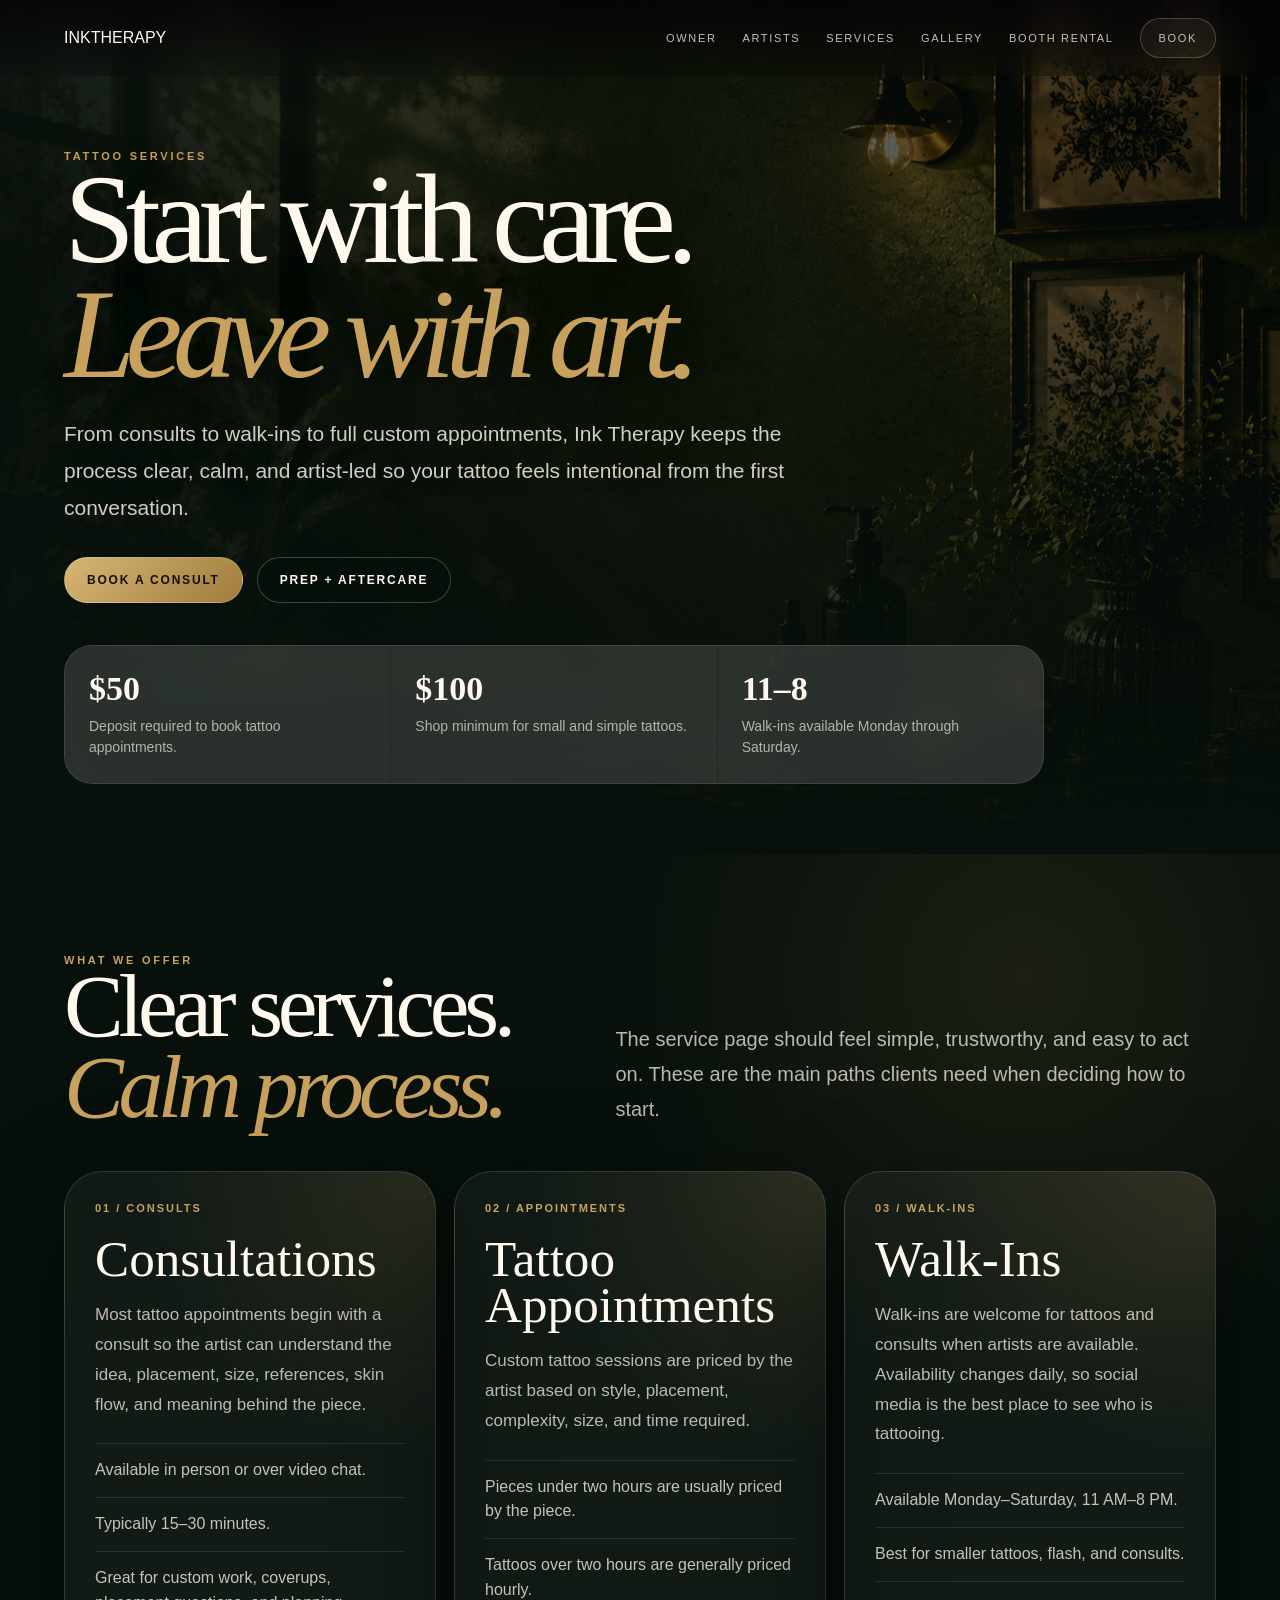
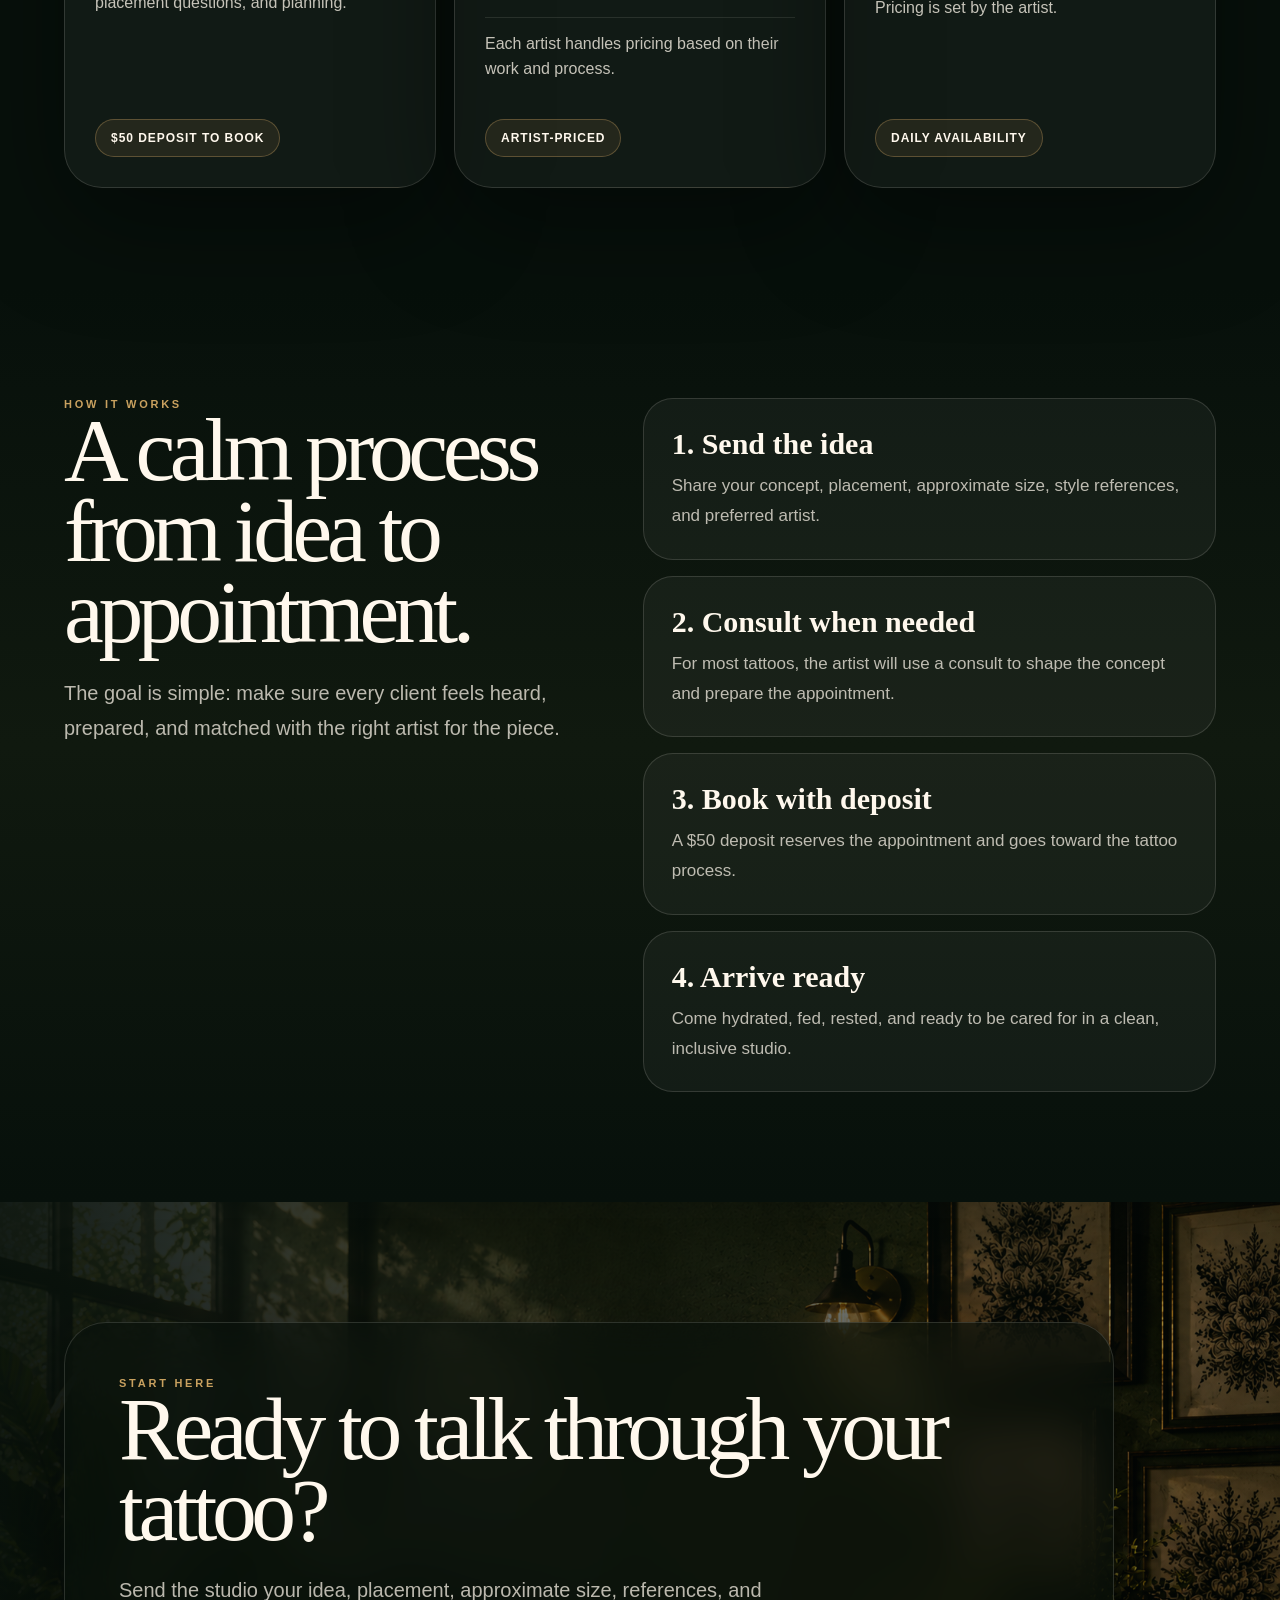
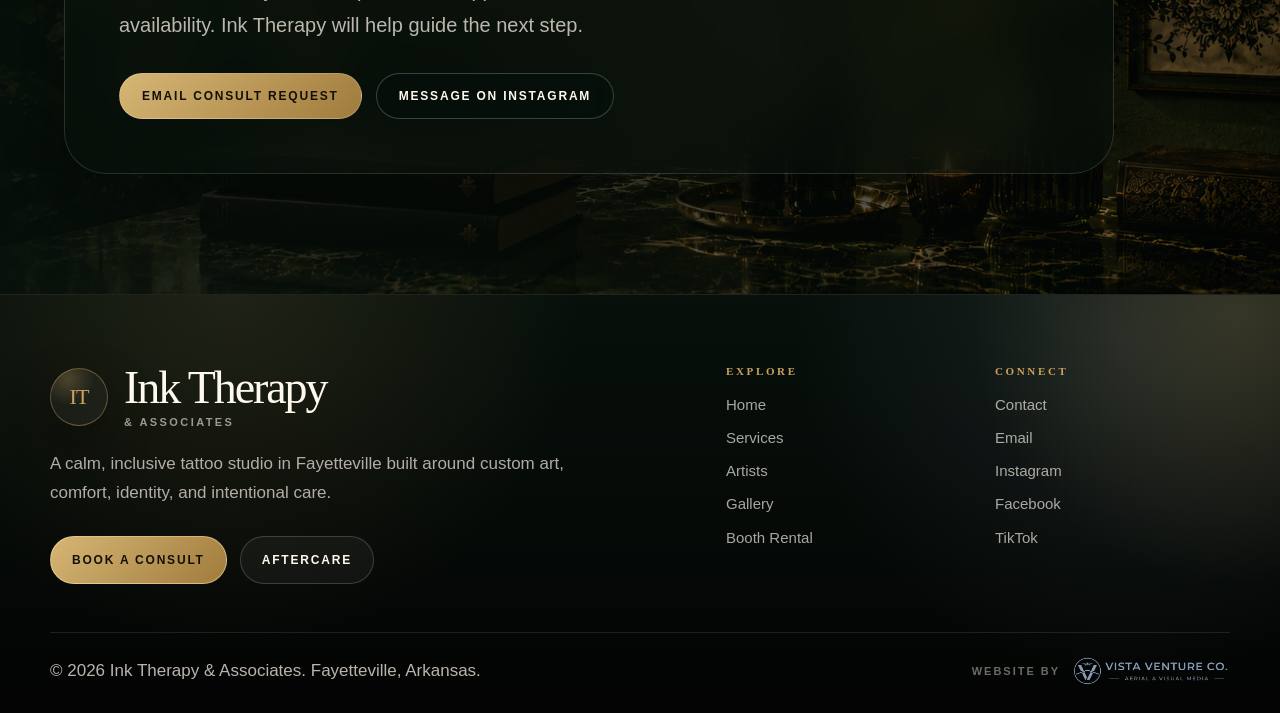
<file: services/index.html>
<!DOCTYPE html>
<html lang="en">
<head>
<meta charset="UTF-8" />
<meta name="viewport" content="width=device-width, initial-scale=1.0" />
<title>Services | Ink Therapy</title>
<meta name="description" content="Tattoo consultations, appointments, walk-ins, deposits, pricing, and booking details at Ink Therapy in Fayetteville, Arkansas." />
<link rel="stylesheet" href="../css/nav.css" />
<style>
*{margin:0;padding:0;box-sizing:border-box}html{scroll-behavior:smooth}body{font-family:Inter,Arial,sans-serif;background:#07100b;color:#fff8ed;overflow-x:hidden}a{text-decoration:none;color:inherit}img{display:block;max-width:100%}:root{--cream:#fff8ed;--gold:#c9a15f;--muted:rgba(255,248,237,.72);--line:rgba(255,248,237,.14)}.noise{position:fixed;inset:0;z-index:9999;pointer-events:none;opacity:.07;background-image:url("https://grainy-gradients.vercel.app/noise.svg")}.eyebrow{color:var(--gold);text-transform:uppercase;letter-spacing:.25em;font-size:11px;font-weight:900}h1,h2,h3{font-family:Georgia,serif;font-weight:500;line-height:.9}p{color:var(--muted);line-height:1.75;font-size:17px}.btn-row{display:flex;gap:14px;flex-wrap:wrap;margin-top:30px}.btn{display:inline-flex;align-items:center;justify-content:center;padding:15px 22px;border-radius:999px;border:1px solid rgba(255,248,237,.22);background:rgba(7,16,11,.56);backdrop-filter:blur(18px);color:var(--cream);text-transform:uppercase;letter-spacing:.15em;font-size:12px;font-weight:900;transition:.35s}.btn.gold{background:linear-gradient(135deg,#d7b675,#9f7b3c);color:#140f08}.btn:hover{transform:translateY(-3px);border-color:rgba(201,161,95,.7)}
.hero{min-height:86vh;position:relative;overflow:hidden;display:flex;align-items:end;padding:150px 5vw 70px;background:#07100b}.hero-bg{position:absolute;inset:0}.hero-bg img{width:100%;height:100%;object-fit:cover;object-position:center;filter:saturate(1.02) contrast(1.08) brightness(.82);transform:scale(1.04)}.hero:after{content:"";position:absolute;inset:0;background:linear-gradient(90deg,rgba(7,16,11,.96),rgba(7,16,11,.64),rgba(7,16,11,.3)),linear-gradient(to top,#07100b,rgba(7,16,11,.4),rgba(7,16,11,.08))}.hero-content{position:relative;z-index:2;max-width:1120px}.hero h1{font-size:clamp(62px,10vw,150px);letter-spacing:-.075em;text-shadow:0 32px 90px rgba(0,0,0,.85)}.hero h1 em{display:block;color:var(--gold);font-style:italic}.hero p{max-width:760px;margin-top:24px;font-size:21px;color:rgba(255,248,237,.82)}.facts{margin-top:42px;display:grid;grid-template-columns:repeat(3,1fr);gap:1px;max-width:980px;border:1px solid var(--line);border-radius:28px;overflow:hidden;background:rgba(255,255,255,.1);backdrop-filter:blur(20px)}.facts div{padding:24px;background:rgba(255,255,255,.045)}.facts strong{display:block;font-family:Georgia,serif;font-size:34px;margin-bottom:8px}.facts span{color:rgba(255,248,237,.66);font-size:14px;line-height:1.55}
.services{padding:100px 5vw;background:radial-gradient(circle at 80% 12%,rgba(201,161,95,.1),transparent 30%),#07100b}.section-head{display:grid;grid-template-columns:.9fr 1.1fr;gap:60px;align-items:end;margin-bottom:44px}.section-head h2{font-size:clamp(44px,7vw,104px);letter-spacing:-.06em}.section-head h2 em{color:var(--gold);font-style:italic}.section-head p{font-size:20px;max-width:700px}.service-grid{display:grid;grid-template-columns:repeat(3,1fr);gap:18px}.service-card{min-height:500px;border-radius:38px;padding:30px;border:1px solid var(--line);background:radial-gradient(circle at top right,rgba(201,161,95,.13),transparent 40%),rgba(255,255,255,.045);box-shadow:0 35px 110px rgba(0,0,0,.42);display:flex;flex-direction:column;justify-content:space-between}.number{color:var(--gold);letter-spacing:.18em;font-size:11px;font-weight:900;text-transform:uppercase}.service-card h3{font-size:clamp(34px,4vw,56px);margin-top:22px}.service-card p{margin-top:18px}.list{margin-top:24px;display:grid;gap:0}.list div{padding:14px 0;border-top:1px solid rgba(255,248,237,.1);color:rgba(255,248,237,.76);line-height:1.55}.pill{margin-top:24px;display:inline-flex;width:max-content;padding:11px 15px;border-radius:999px;border:1px solid rgba(201,161,95,.35);background:rgba(201,161,95,.1);font-size:12px;font-weight:900;letter-spacing:.08em;text-transform:uppercase}
.process{padding:110px 5vw;background:linear-gradient(to bottom,#07100b,#10190f,#07100b)}.process-wrap{display:grid;grid-template-columns:.95fr 1.05fr;gap:60px;align-items:start}.process h2{font-size:clamp(44px,7vw,100px);letter-spacing:-.06em}.process-copy p{font-size:20px;margin-top:24px}.steps{display:grid;gap:16px}.step{padding:28px;border-radius:30px;border:1px solid var(--line);background:rgba(255,255,255,.045)}.step strong{display:block;font-family:Georgia,serif;font-size:30px;margin-bottom:10px;color:#fff8ed}.cta{padding:120px 5vw;background:linear-gradient(90deg,rgba(7,16,11,.95),rgba(7,16,11,.68),rgba(7,16,11,.3)),url("../assets/hero-new.png") center/cover}.cta-box{max-width:1050px;padding:54px;border-radius:42px;border:1px solid var(--line);background:rgba(7,16,11,.62);backdrop-filter:blur(24px);box-shadow:0 40px 120px rgba(0,0,0,.55)}.cta h2{font-size:clamp(44px,7vw,100px);letter-spacing:-.06em}.cta p{max-width:700px;margin-top:22px;font-size:20px}
@media(max-width:950px){.hero{min-height:82vh;padding:130px 22px 56px}.hero h1{font-size:clamp(54px,16vw,86px)}.hero p{font-size:18px}.facts,.service-grid,.section-head,.process-wrap{grid-template-columns:1fr}.services,.process,.cta{padding:80px 22px}.service-card{min-height:auto}.cta-box{padding:32px;border-radius:32px}.btn{width:100%}}
</style>
</head>
<body>
<div class="noise"></div>
<header class="site-header"><a href="../" class="brand brand-text">INK <span>THERAPY</span></a><nav class="desktop-nav"><a href="../owner/">Owner</a><a href="../team/">Artists</a><a href="../services/">Services</a><a href="../gallery/">Gallery</a><a href="../booth-rental/">Booth Rental</a><a href="../contact/" class="nav-cta">Book</a></nav><button class="menu-btn" id="menuBtn">☰</button></header>
<div class="mobile-panel" id="mobilePanel"><a href="../owner/">Owner</a><a href="../team/">Artists</a><a href="../services/">Services</a><a href="../gallery/">Gallery</a><a href="../booth-rental/">Booth Rental</a><a href="../contact/">Book</a></div>
<main>
<section class="hero"><div class="hero-bg"><img src="../assets/hero-new.png" alt="Ink Therapy studio atmosphere"></div><div class="hero-content"><div class="eyebrow">Tattoo services</div><h1>Start with care. <em>Leave with art.</em></h1><p>From consults to walk-ins to full custom appointments, Ink Therapy keeps the process clear, calm, and artist-led so your tattoo feels intentional from the first conversation.</p><div class="btn-row"><a href="../contact/" class="btn gold">Book a Consult</a><a href="../aftercare/" class="btn">Prep + Aftercare</a></div><div class="facts"><div><strong>$50</strong><span>Deposit required to book tattoo appointments.</span></div><div><strong>$100</strong><span>Shop minimum for small and simple tattoos.</span></div><div><strong>11–8</strong><span>Walk-ins available Monday through Saturday.</span></div></div></div></section>
<section class="services"><div class="section-head"><div><div class="eyebrow">What we offer</div><h2>Clear services. <em>Calm process.</em></h2></div><p>The service page should feel simple, trustworthy, and easy to act on. These are the main paths clients need when deciding how to start.</p></div><div class="service-grid"><article class="service-card"><div><div class="number">01 / Consults</div><h3>Consultations</h3><p>Most tattoo appointments begin with a consult so the artist can understand the idea, placement, size, references, skin flow, and meaning behind the piece.</p><div class="list"><div>Available in person or over video chat.</div><div>Typically 15–30 minutes.</div><div>Great for custom work, coverups, placement questions, and planning.</div></div></div><div class="pill">$50 deposit to book</div></article><article class="service-card"><div><div class="number">02 / Appointments</div><h3>Tattoo Appointments</h3><p>Custom tattoo sessions are priced by the artist based on style, placement, complexity, size, and time required.</p><div class="list"><div>Pieces under two hours are usually priced by the piece.</div><div>Tattoos over two hours are generally priced hourly.</div><div>Each artist handles pricing based on their work and process.</div></div></div><div class="pill">Artist-priced</div></article><article class="service-card"><div><div class="number">03 / Walk-ins</div><h3>Walk-Ins</h3><p>Walk-ins are welcome for tattoos and consults when artists are available. Availability changes daily, so social media is the best place to see who is tattooing.</p><div class="list"><div>Available Monday–Saturday, 11 AM–8 PM.</div><div>Best for smaller tattoos, flash, and consults.</div><div>Pricing is set by the artist.</div></div></div><div class="pill">Daily availability</div></article></div></section>
<section class="process"><div class="process-wrap"><div class="process-copy"><div class="eyebrow">How it works</div><h2>A calm process from idea to appointment.</h2><p>The goal is simple: make sure every client feels heard, prepared, and matched with the right artist for the piece.</p></div><div class="steps"><div class="step"><strong>1. Send the idea</strong><p>Share your concept, placement, approximate size, style references, and preferred artist.</p></div><div class="step"><strong>2. Consult when needed</strong><p>For most tattoos, the artist will use a consult to shape the concept and prepare the appointment.</p></div><div class="step"><strong>3. Book with deposit</strong><p>A $50 deposit reserves the appointment and goes toward the tattoo process.</p></div><div class="step"><strong>4. Arrive ready</strong><p>Come hydrated, fed, rested, and ready to be cared for in a clean, inclusive studio.</p></div></div></div></section>
<section class="cta"><div class="cta-box"><div class="eyebrow">Start here</div><h2>Ready to talk through your tattoo?</h2><p>Send the studio your idea, placement, approximate size, references, and availability. Ink Therapy will help guide the next step.</p><div class="btn-row"><a class="btn gold" href="mailto:inktherapy777@gmail.com?subject=Tattoo%20Consult%20Request&body=Hi%20Ink%20Therapy%2C%0A%0AI%27d%20like%20to%20request%20a%20tattoo%20consult.%0A%0AIdea%3A%0APlacement%3A%0ASize%3A%0APreferred%20artist%3A%0AAvailability%3A">Email Consult Request</a><a class="btn" href="https://www.instagram.com/ink_therapy777/">Message on Instagram</a></div></div></section>
</main><div id="site-footer"></div><script src="../components/footer.js"></script><script>const menuBtn=document.getElementById('menuBtn');const mobilePanel=document.getElementById('mobilePanel');menuBtn.addEventListener('click',()=>{mobilePanel.classList.toggle('active');menuBtn.textContent=mobilePanel.classList.contains('active')?'×':'☰';});mobilePanel.querySelectorAll('a').forEach(link=>{link.addEventListener('click',()=>{mobilePanel.classList.remove('active');menuBtn.textContent='☰';});});</script>
</body>
</html>
</file>
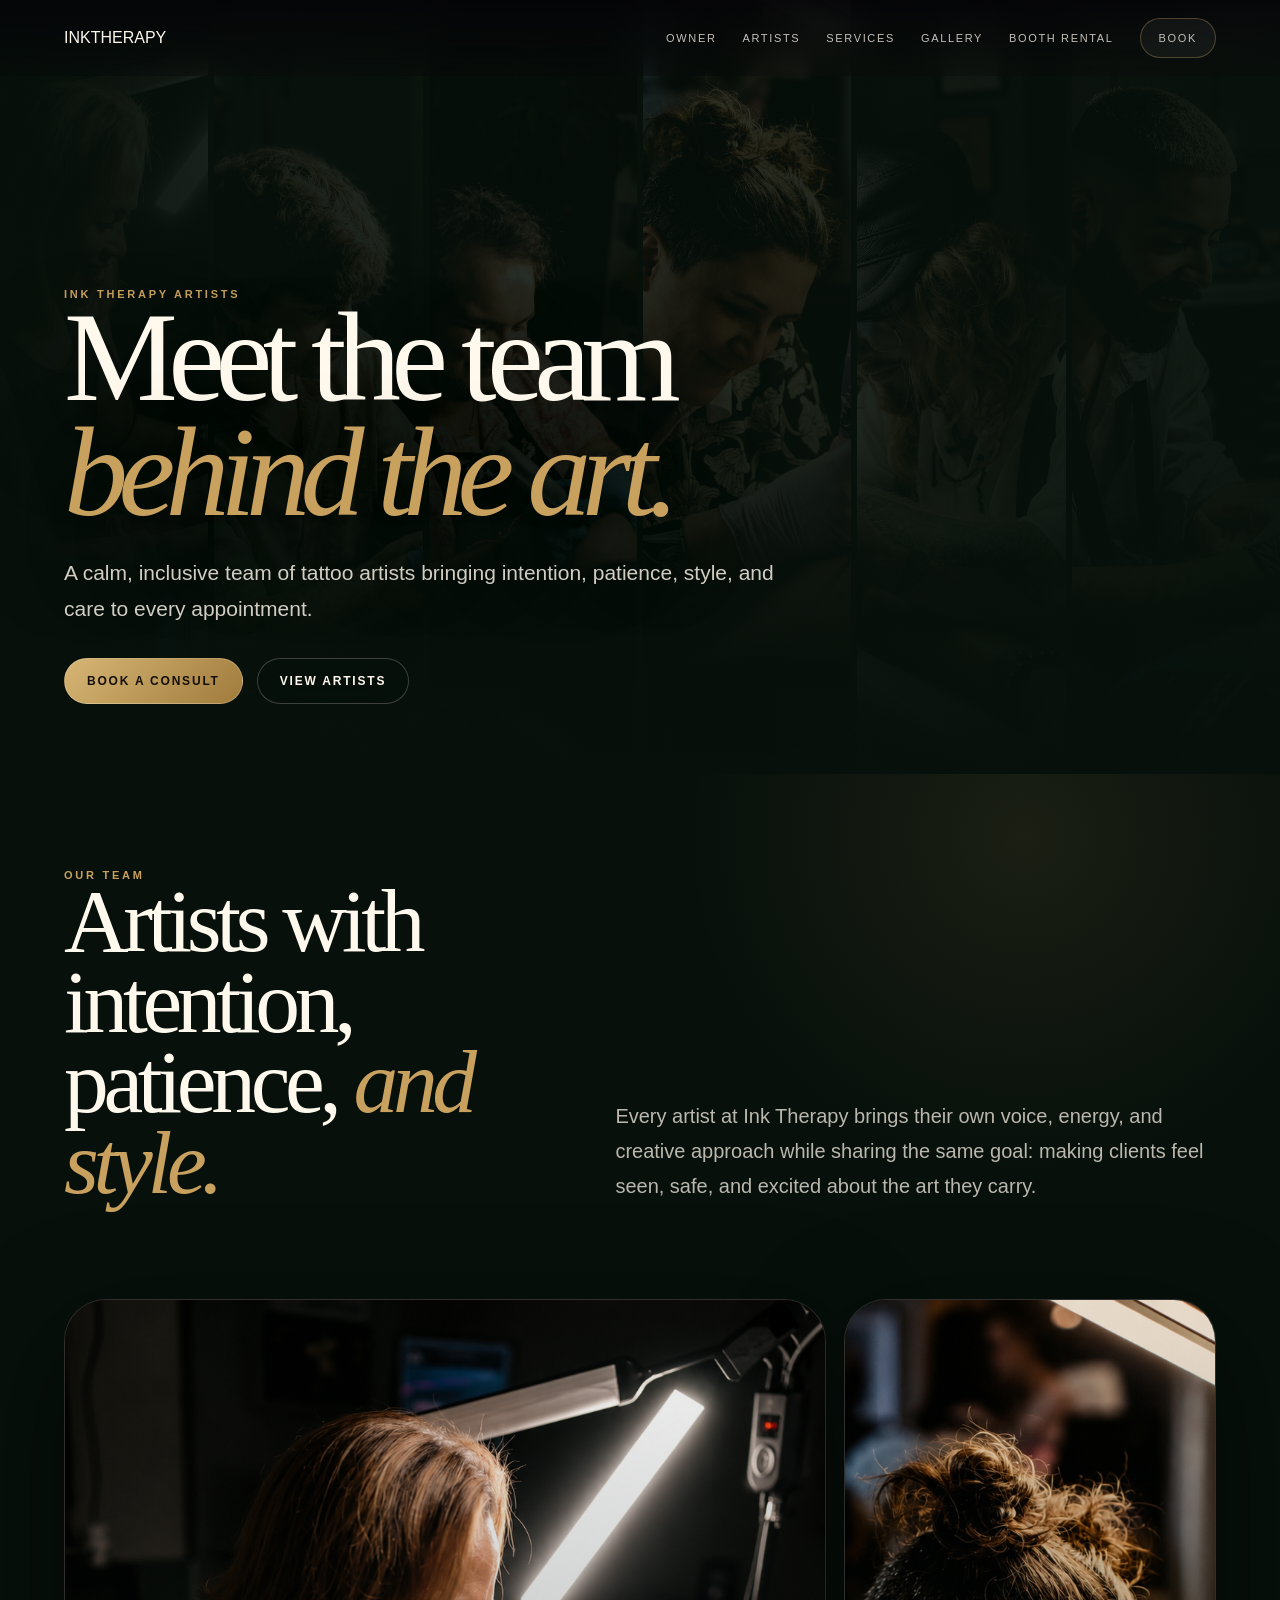
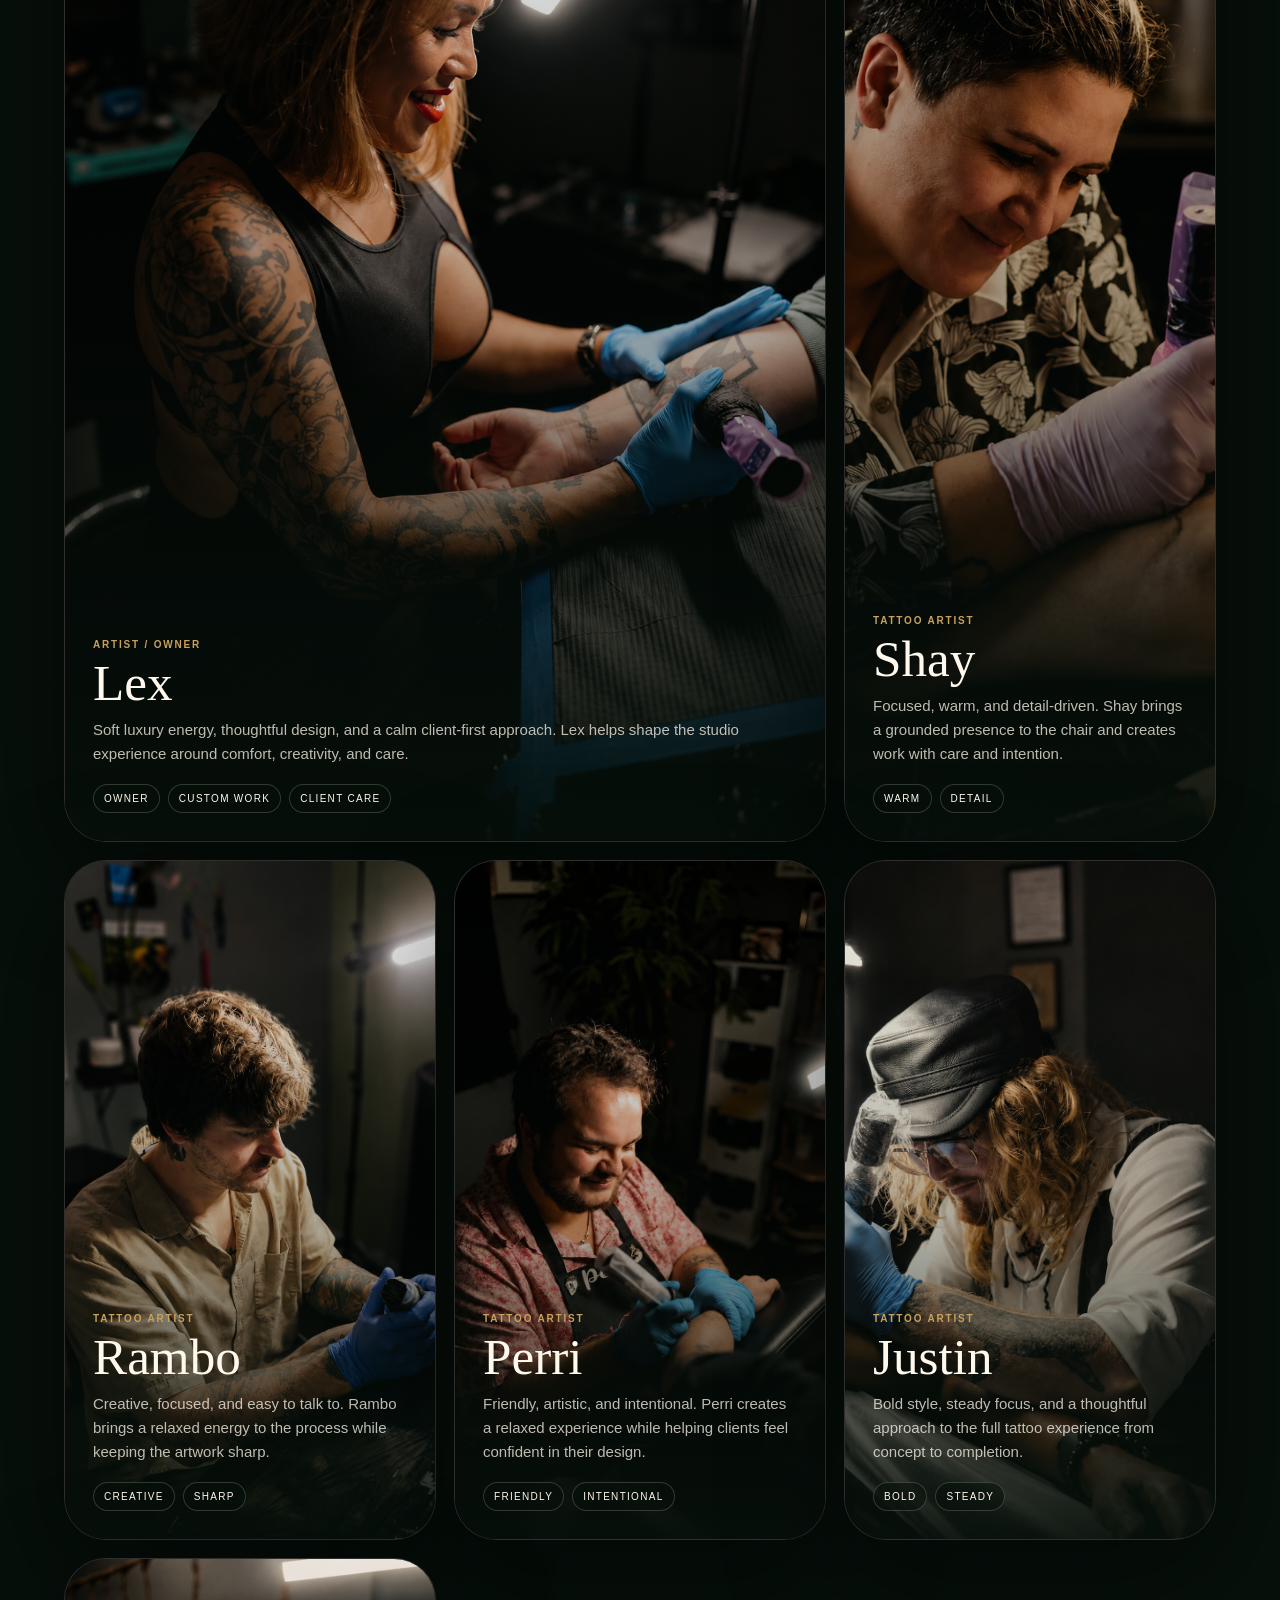
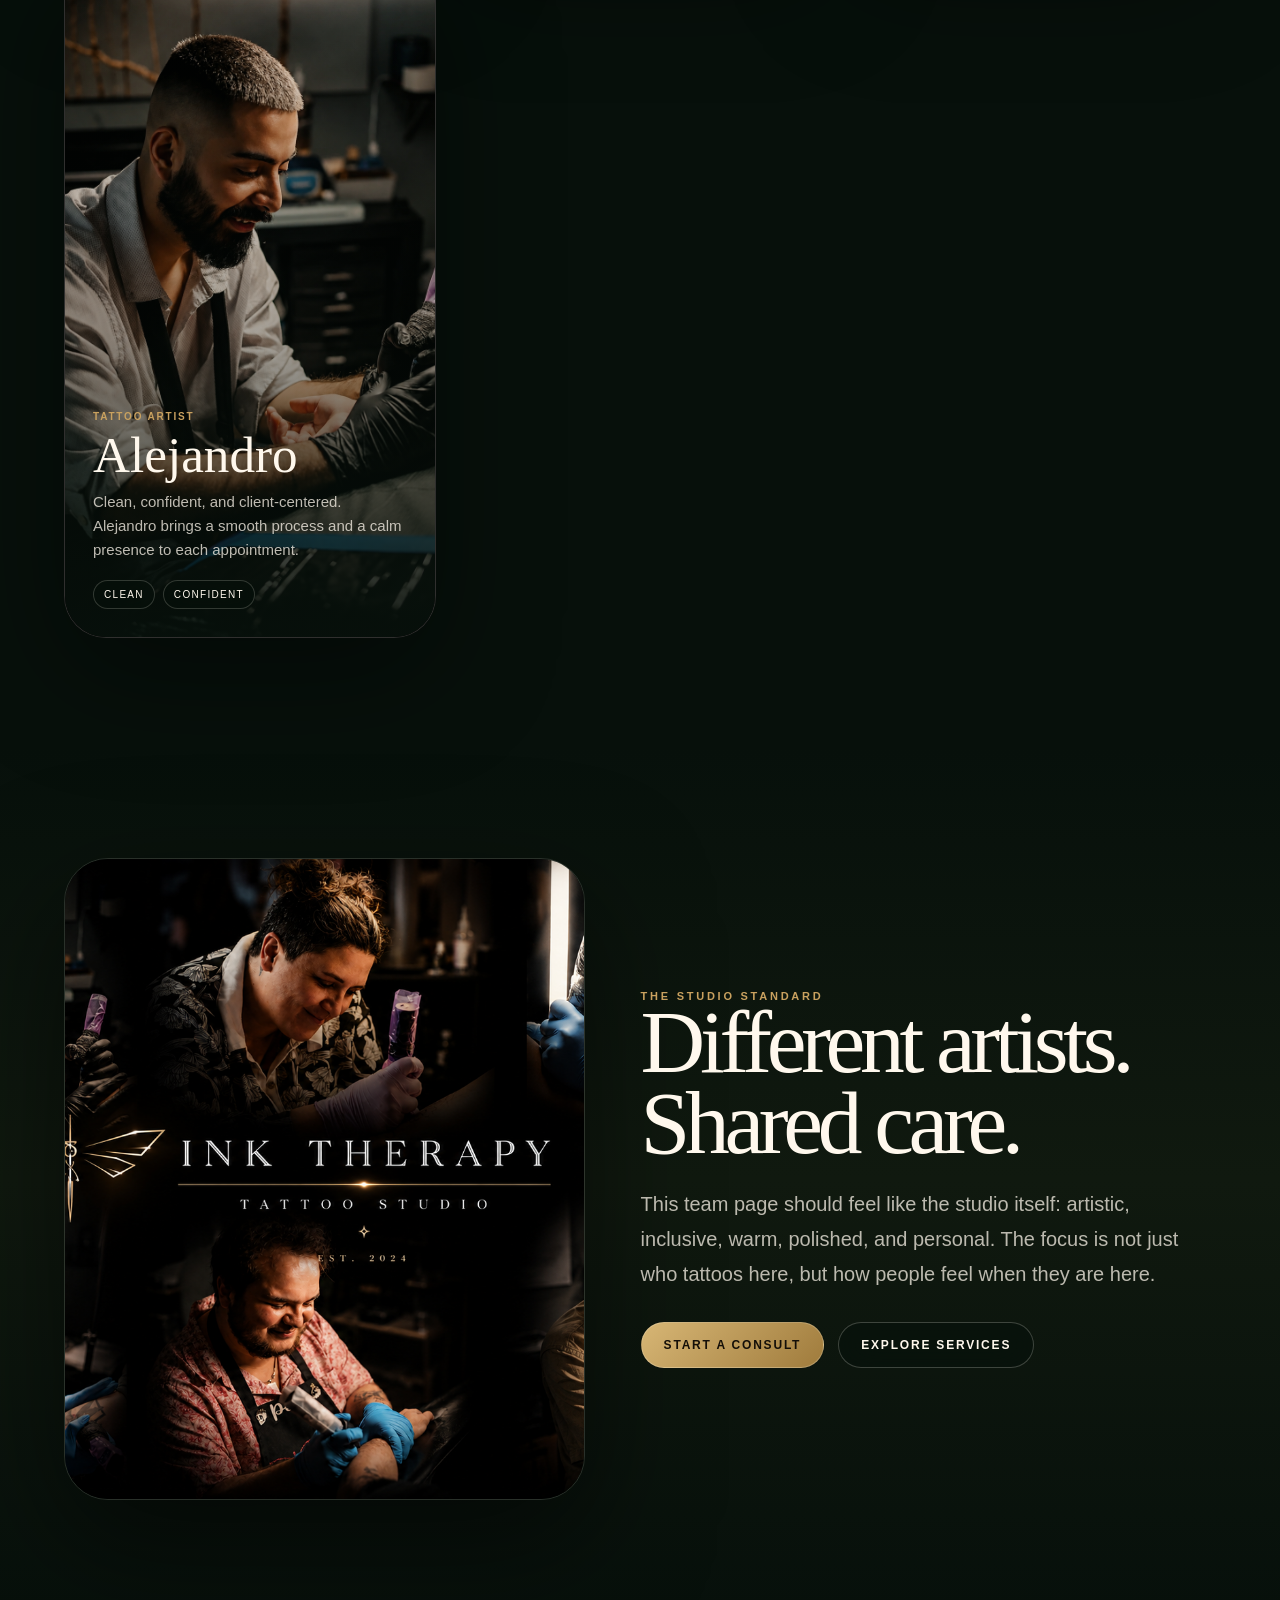
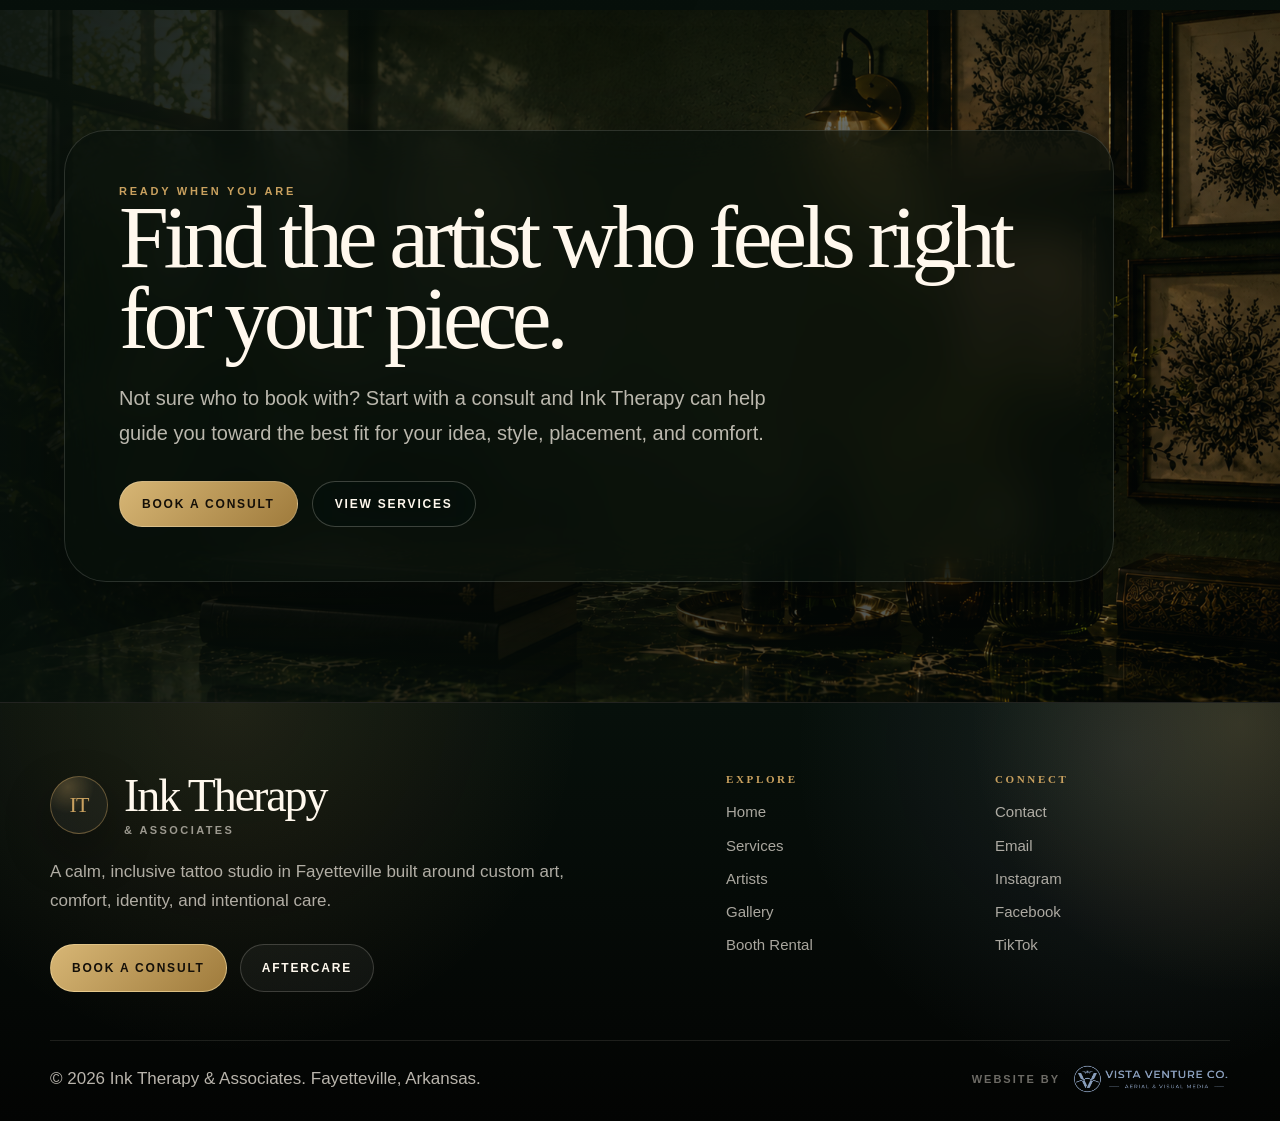
<file: team/index.html>
<!DOCTYPE html>
<html lang="en">
<head>
<meta charset="UTF-8" />
<meta name="viewport" content="width=device-width, initial-scale=1.0" />
<title>Artists | Ink Therapy</title>
<meta name="description" content="Meet the artists at Ink Therapy, Fayetteville’s soft luxury tattoo studio." />
<link rel="stylesheet" href="../css/nav.css" />
<style>
*{margin:0;padding:0;box-sizing:border-box}html{scroll-behavior:smooth}body{font-family:Inter,Arial,sans-serif;background:#07100b;color:#fff8ed;overflow-x:hidden}a{text-decoration:none;color:inherit}img{display:block;max-width:100%}:root{--cream:#fff8ed;--gold:#c9a15f;--muted:rgba(255,248,237,.72)}.noise{position:fixed;inset:0;z-index:9999;pointer-events:none;opacity:.07;background-image:url("https://grainy-gradients.vercel.app/noise.svg")}.eyebrow{color:var(--gold);text-transform:uppercase;letter-spacing:.25em;font-size:11px;font-weight:900}h1,h2,h3{font-family:Georgia,serif;font-weight:500;line-height:.9}p{color:var(--muted);line-height:1.75;font-size:17px}.btn-row{display:flex;gap:14px;flex-wrap:wrap;margin-top:30px}.btn{display:inline-flex;align-items:center;justify-content:center;padding:15px 22px;border-radius:999px;border:1px solid rgba(255,248,237,.22);background:rgba(7,16,11,.56);backdrop-filter:blur(18px);color:var(--cream);text-transform:uppercase;letter-spacing:.15em;font-size:12px;font-weight:900;transition:.35s ease}.btn.gold{background:linear-gradient(135deg,#d7b675,#9f7b3c);color:#140f08}.btn:hover{transform:translateY(-3px);border-color:rgba(201,161,95,.7)}
.hero{min-height:86vh;position:relative;overflow:hidden;display:flex;align-items:end;padding:150px 5vw 70px;background:#07100b}.hero-bg{position:absolute;inset:0;display:grid;grid-template-columns:repeat(6,1fr);gap:6px;opacity:.58}.hero-bg img{width:100%;height:100%;object-fit:cover;filter:saturate(.95) contrast(1.05)}.hero:after{content:"";position:absolute;inset:0;background:linear-gradient(90deg,rgba(7,16,11,.96),rgba(7,16,11,.62),rgba(7,16,11,.9)),linear-gradient(to top,#07100b,rgba(7,16,11,.4),rgba(7,16,11,.1))}.hero-content{position:relative;z-index:2;max-width:1100px}.hero h1{font-size:clamp(62px,10vw,150px);letter-spacing:-.075em;text-shadow:0 32px 90px rgba(0,0,0,.85)}.hero h1 em{display:block;color:var(--gold);font-style:italic}.hero p{max-width:720px;margin-top:24px;font-size:21px;color:rgba(255,248,237,.82)}
.intro{padding:95px 5vw;background:radial-gradient(circle at 80% 12%,rgba(201,161,95,.1),transparent 30%),#07100b}.intro-grid{display:grid;grid-template-columns:.9fr 1.1fr;gap:60px;align-items:end}.intro h2{font-size:clamp(44px,7vw,104px);letter-spacing:-.06em}.intro h2 em{color:var(--gold);font-style:italic}.intro p{max-width:670px;font-size:20px}
.artist-section{padding:0 5vw 110px;background:#07100b}.artist-grid{display:grid;grid-template-columns:repeat(3,1fr);gap:18px}.artist-card{position:relative;min-height:680px;border-radius:42px;overflow:hidden;border:1px solid rgba(255,248,237,.13);background:#111;box-shadow:0 35px 120px rgba(0,0,0,.45)}.artist-card.large{grid-column:span 2}.artist-card img{width:100%;height:100%;object-fit:cover;transition:1s ease}.artist-card:hover img{transform:scale(1.055)}.artist-card:after{content:"";position:absolute;inset:0;background:linear-gradient(to top,rgba(7,16,11,.95),rgba(7,16,11,.32) 45%,rgba(7,16,11,.04))}.artist-info{position:absolute;z-index:2;left:28px;right:28px;bottom:28px}.artist-info .role{color:var(--gold);text-transform:uppercase;letter-spacing:.18em;font-size:10px;font-weight:900;margin-bottom:10px}.artist-info h3{font-size:clamp(34px,4vw,58px);margin-bottom:12px}.artist-info p{font-size:15px;line-height:1.6;color:rgba(255,248,237,.74)}.tags{display:flex;gap:8px;flex-wrap:wrap;margin-top:18px}.tags span{font-size:10px;text-transform:uppercase;letter-spacing:.13em;border:1px solid rgba(255,248,237,.18);border-radius:999px;padding:8px 10px;background:rgba(7,16,11,.52);backdrop-filter:blur(12px)}
.feature{padding:110px 5vw;background:linear-gradient(to bottom,#07100b,#10190f,#07100b)}.feature-wrap{display:grid;grid-template-columns:.95fr 1.05fr;gap:56px;align-items:center}.feature-photo{border-radius:44px;overflow:hidden;border:1px solid rgba(255,248,237,.13);box-shadow:0 40px 120px rgba(0,0,0,.55)}.feature-photo img{width:100%;height:640px;object-fit:cover}.feature-copy h2{font-size:clamp(44px,7vw,100px);letter-spacing:-.06em}.feature-copy p{font-size:20px;margin-top:24px;max-width:720px}
.cta{padding:120px 5vw;background:linear-gradient(90deg,rgba(7,16,11,.95),rgba(7,16,11,.68),rgba(7,16,11,.3)),url("../assets/hero-new.png") center/cover}.cta-box{max-width:1050px;padding:54px;border-radius:42px;border:1px solid rgba(255,248,237,.14);background:rgba(7,16,11,.62);backdrop-filter:blur(24px);box-shadow:0 40px 120px rgba(0,0,0,.55)}.cta h2{font-size:clamp(44px,7vw,100px);letter-spacing:-.06em}.cta p{max-width:700px;margin-top:22px;font-size:20px}
@media(max-width:1000px){.hero-bg{grid-template-columns:repeat(3,1fr)}.intro-grid,.feature-wrap{grid-template-columns:1fr}.artist-grid{grid-template-columns:1fr}.artist-card.large{grid-column:span 1}.artist-card{min-height:620px}}@media(max-width:700px){.hero{min-height:78vh;padding:130px 22px 56px}.hero-bg{grid-template-columns:repeat(2,1fr);opacity:.45}.hero h1{font-size:clamp(54px,16vw,86px)}.hero p{font-size:18px}.intro,.feature,.cta{padding:80px 22px}.artist-section{padding:0 22px 80px}.artist-card{min-height:560px;border-radius:32px}.cta-box{padding:32px;border-radius:32px}.btn{width:100%}}
</style>
</head>
<body>
<div class="noise"></div>
<header class="site-header"><a href="../" class="brand brand-text">INK <span>THERAPY</span></a><nav class="desktop-nav"><a href="../owner/">Owner</a><a href="../team/">Artists</a><a href="../services/">Services</a><a href="../gallery/">Gallery</a><a href="../booth-rental/">Booth Rental</a><a href="../contact/" class="nav-cta">Book</a></nav><button class="menu-btn" id="menuBtn">☰</button></header>
<div class="mobile-panel" id="mobilePanel"><a href="../owner/">Owner</a><a href="../team/">Artists</a><a href="../services/">Services</a><a href="../gallery/">Gallery</a><a href="../booth-rental/">Booth Rental</a><a href="../contact/">Book</a></div>
<main>
<section class="hero"><div class="hero-bg"><img src="../assets/team-lex.png" alt="Lex tattooing"><img src="../assets/team-rambo.png" alt="Rambo tattooing"><img src="../assets/team-perri.png" alt="Perri tattooing"><img src="../assets/team-shay.png" alt="Shay tattooing"><img src="../assets/team-justin.png" alt="Justin tattooing"><img src="../assets/team-alejandro.png" alt="Alejandro tattooing"></div><div class="hero-content"><div class="eyebrow">Ink Therapy Artists</div><h1>Meet the team <em>behind the art.</em></h1><p>A calm, inclusive team of tattoo artists bringing intention, patience, style, and care to every appointment.</p><div class="btn-row"><a class="btn gold" href="../contact/">Book a Consult</a><a class="btn" href="#artists">View Artists</a></div></div></section>
<section class="intro"><div class="intro-grid"><div><div class="eyebrow">Our team</div><h2>Artists with intention, patience, <em>and style.</em></h2></div><p>Every artist at Ink Therapy brings their own voice, energy, and creative approach while sharing the same goal: making clients feel seen, safe, and excited about the art they carry.</p></div></section>
<section class="artist-section" id="artists"><div class="artist-grid"><article class="artist-card large"><img src="../assets/team-lex.png" alt="Lex tattooing at Ink Therapy"><div class="artist-info"><div class="role">Artist / Owner</div><h3>Lex</h3><p>Soft luxury energy, thoughtful design, and a calm client-first approach. Lex helps shape the studio experience around comfort, creativity, and care.</p><div class="tags"><span>Owner</span><span>Custom Work</span><span>Client Care</span></div></div></article><article class="artist-card"><img src="../assets/team-shay.png" alt="Shay tattooing at Ink Therapy"><div class="artist-info"><div class="role">Tattoo Artist</div><h3>Shay</h3><p>Focused, warm, and detail-driven. Shay brings a grounded presence to the chair and creates work with care and intention.</p><div class="tags"><span>Warm</span><span>Detail</span></div></div></article><article class="artist-card"><img src="../assets/team-rambo.png" alt="Rambo tattooing at Ink Therapy"><div class="artist-info"><div class="role">Tattoo Artist</div><h3>Rambo</h3><p>Creative, focused, and easy to talk to. Rambo brings a relaxed energy to the process while keeping the artwork sharp.</p><div class="tags"><span>Creative</span><span>Sharp</span></div></div></article><article class="artist-card"><img src="../assets/team-perri.png" alt="Perri tattooing at Ink Therapy"><div class="artist-info"><div class="role">Tattoo Artist</div><h3>Perri</h3><p>Friendly, artistic, and intentional. Perri creates a relaxed experience while helping clients feel confident in their design.</p><div class="tags"><span>Friendly</span><span>Intentional</span></div></div></article><article class="artist-card"><img src="../assets/team-justin.png" alt="Justin tattooing at Ink Therapy"><div class="artist-info"><div class="role">Tattoo Artist</div><h3>Justin</h3><p>Bold style, steady focus, and a thoughtful approach to the full tattoo experience from concept to completion.</p><div class="tags"><span>Bold</span><span>Steady</span></div></div></article><article class="artist-card"><img src="../assets/team-alejandro.png" alt="Alejandro tattooing at Ink Therapy"><div class="artist-info"><div class="role">Tattoo Artist</div><h3>Alejandro</h3><p>Clean, confident, and client-centered. Alejandro brings a smooth process and a calm presence to each appointment.</p><div class="tags"><span>Clean</span><span>Confident</span></div></div></article></div></section>
<section class="feature"><div class="feature-wrap"><div class="feature-photo"><img src="../assets/team-collage.png" alt="Ink Therapy team collage"></div><div class="feature-copy"><div class="eyebrow">The studio standard</div><h2>Different artists. Shared care.</h2><p>This team page should feel like the studio itself: artistic, inclusive, warm, polished, and personal. The focus is not just who tattoos here, but how people feel when they are here.</p><div class="btn-row"><a class="btn gold" href="../contact/">Start a Consult</a><a class="btn" href="../services/">Explore Services</a></div></div></div></section>
<section class="cta"><div class="cta-box"><div class="eyebrow">Ready when you are</div><h2>Find the artist who feels right for your piece.</h2><p>Not sure who to book with? Start with a consult and Ink Therapy can help guide you toward the best fit for your idea, style, placement, and comfort.</p><div class="btn-row"><a class="btn gold" href="../contact/">Book a Consult</a><a class="btn" href="../services/">View Services</a></div></div></section>
</main>
<div id="site-footer"></div><script src="../components/footer.js"></script>
<script>const menuBtn=document.getElementById('menuBtn');const mobilePanel=document.getElementById('mobilePanel');menuBtn.addEventListener('click',()=>{mobilePanel.classList.toggle('active');menuBtn.textContent=mobilePanel.classList.contains('active')?'×':'☰';});mobilePanel.querySelectorAll('a').forEach(link=>{link.addEventListener('click',()=>{mobilePanel.classList.remove('active');menuBtn.textContent='☰';});});</script>
</body>
</html>
</file>
<file: css/nav.css>
/* ===== PART 1 START: SHARED NAV ===== */
:root{
  --ink:#050407;
  --skin:#fff8f1;
  --muted:rgba(255,248,241,.66);
  --gold:#d6b16f;
  --line:rgba(255,255,255,.14);
  --glass:rgba(255,255,255,.06);
}

.site-header{
  position:fixed;
  top:0;
  left:0;
  width:100%;
  z-index:999;
  padding:18px 5vw;
  display:flex;
  justify-content:space-between;
  align-items:center;
  background:linear-gradient(to bottom,rgba(5,4,7,.88),rgba(5,4,7,.16));
  backdrop-filter:blur(22px);
}

.brand{
  display:flex;
  align-items:center;
  text-decoration:none;
}

.brand img{
  height:46px;
  width:auto;
  display:block;
  filter:none;
}

.desktop-nav{
  display:flex;
  gap:26px;
  align-items:center;
}

.desktop-nav a{
  color:var(--skin);
  text-decoration:none;
  text-transform:uppercase;
  letter-spacing:.15em;
  font-size:11px;
  opacity:.76;
  transition:.3s;
}

.desktop-nav a:hover{
  color:var(--gold);
  opacity:1;
}

.nav-cta{
  padding:13px 18px;
  border-radius:999px;
  border:1px solid rgba(214,177,111,.4);
  background:rgba(255,255,255,.06);
}

.menu-btn{
  display:none;
  width:46px;
  height:46px;
  border-radius:50%;
  border:1px solid var(--line);
  background:var(--glass);
  color:var(--skin);
  font-size:22px;
}

.mobile-panel{
  position:fixed;
  inset:0;
  z-index:998;
  display:none;
  flex-direction:column;
  align-items:center;
  justify-content:center;
  gap:28px;
  background:rgba(5,4,7,.97);
  backdrop-filter:blur(30px);
}

.mobile-panel.active{
  display:flex;
}

.mobile-panel a{
  color:var(--skin);
  text-decoration:none;
  text-transform:uppercase;
  letter-spacing:.16em;
  font-size:18px;
}

@media(max-width:900px){
  .desktop-nav{display:none}
  .menu-btn{display:block}
  .brand img{height:38px}
}
/* ===== PART 1 END ===== */
</file>
